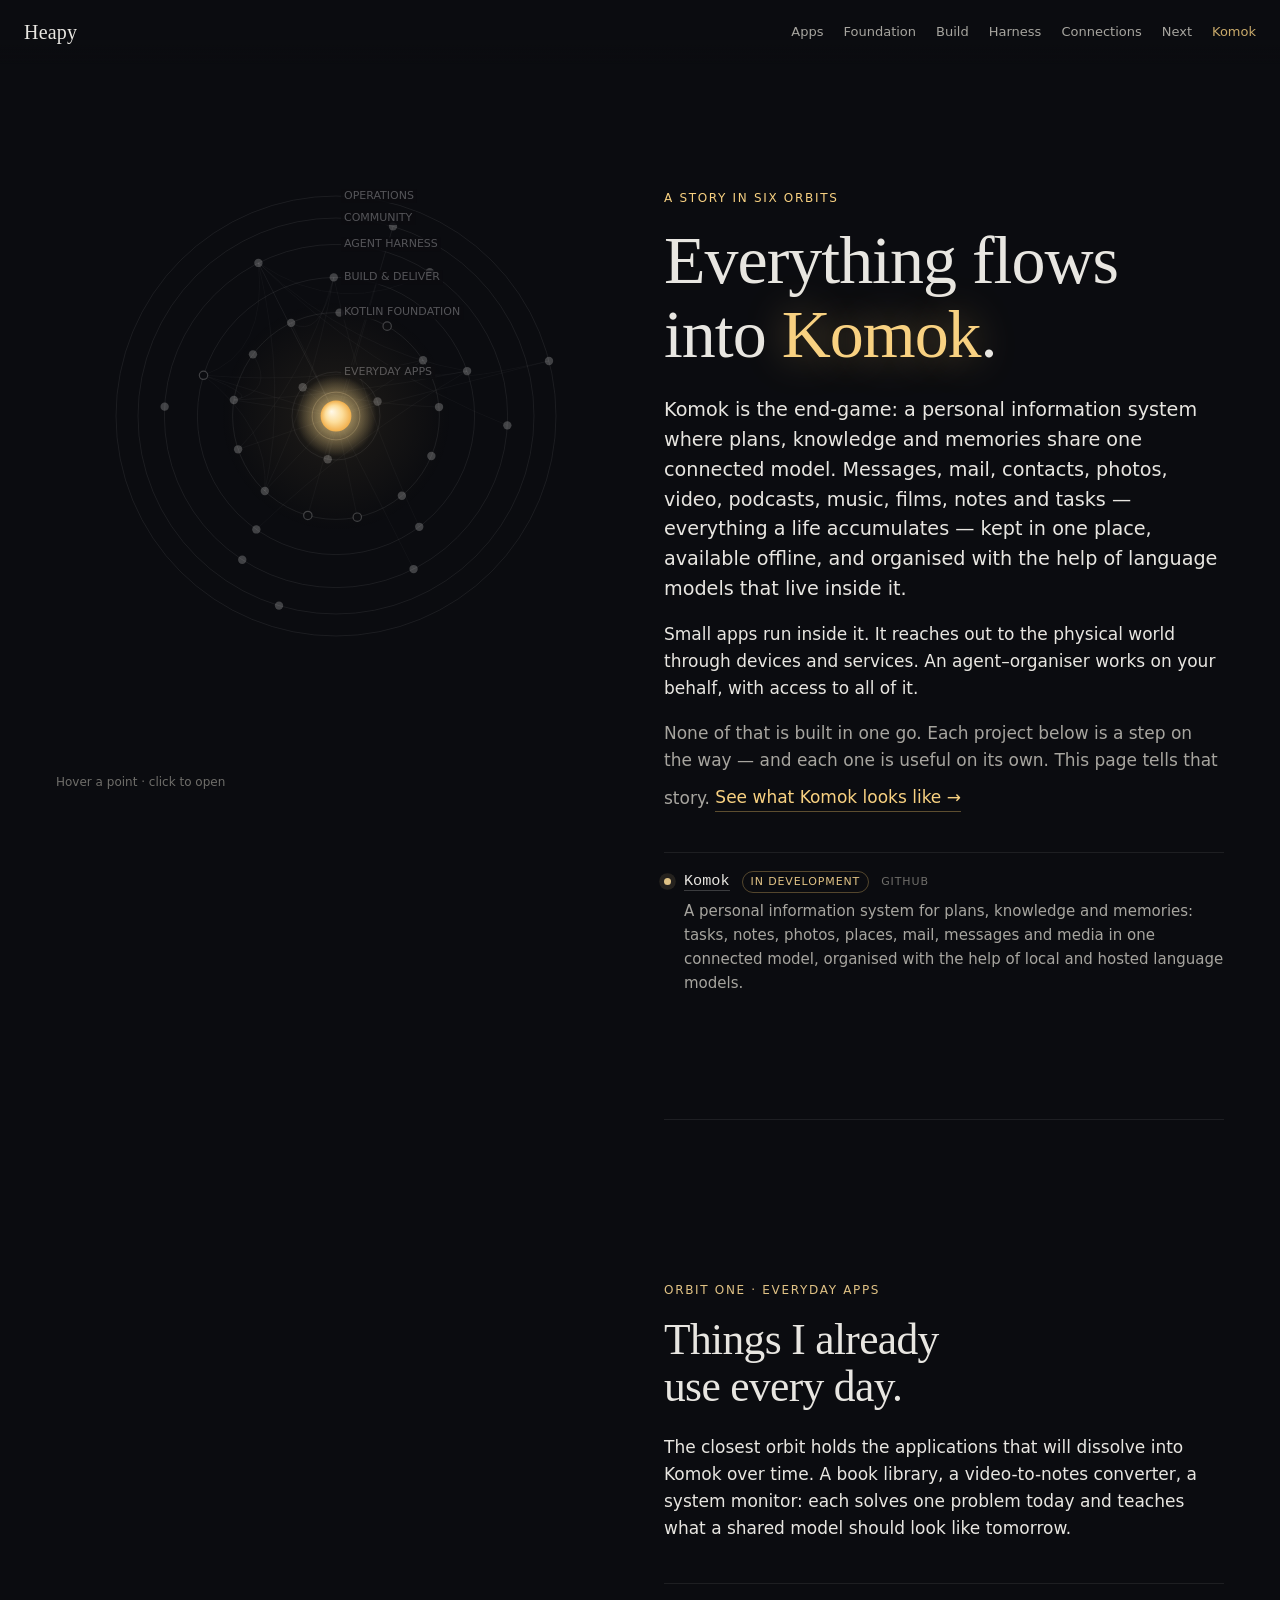
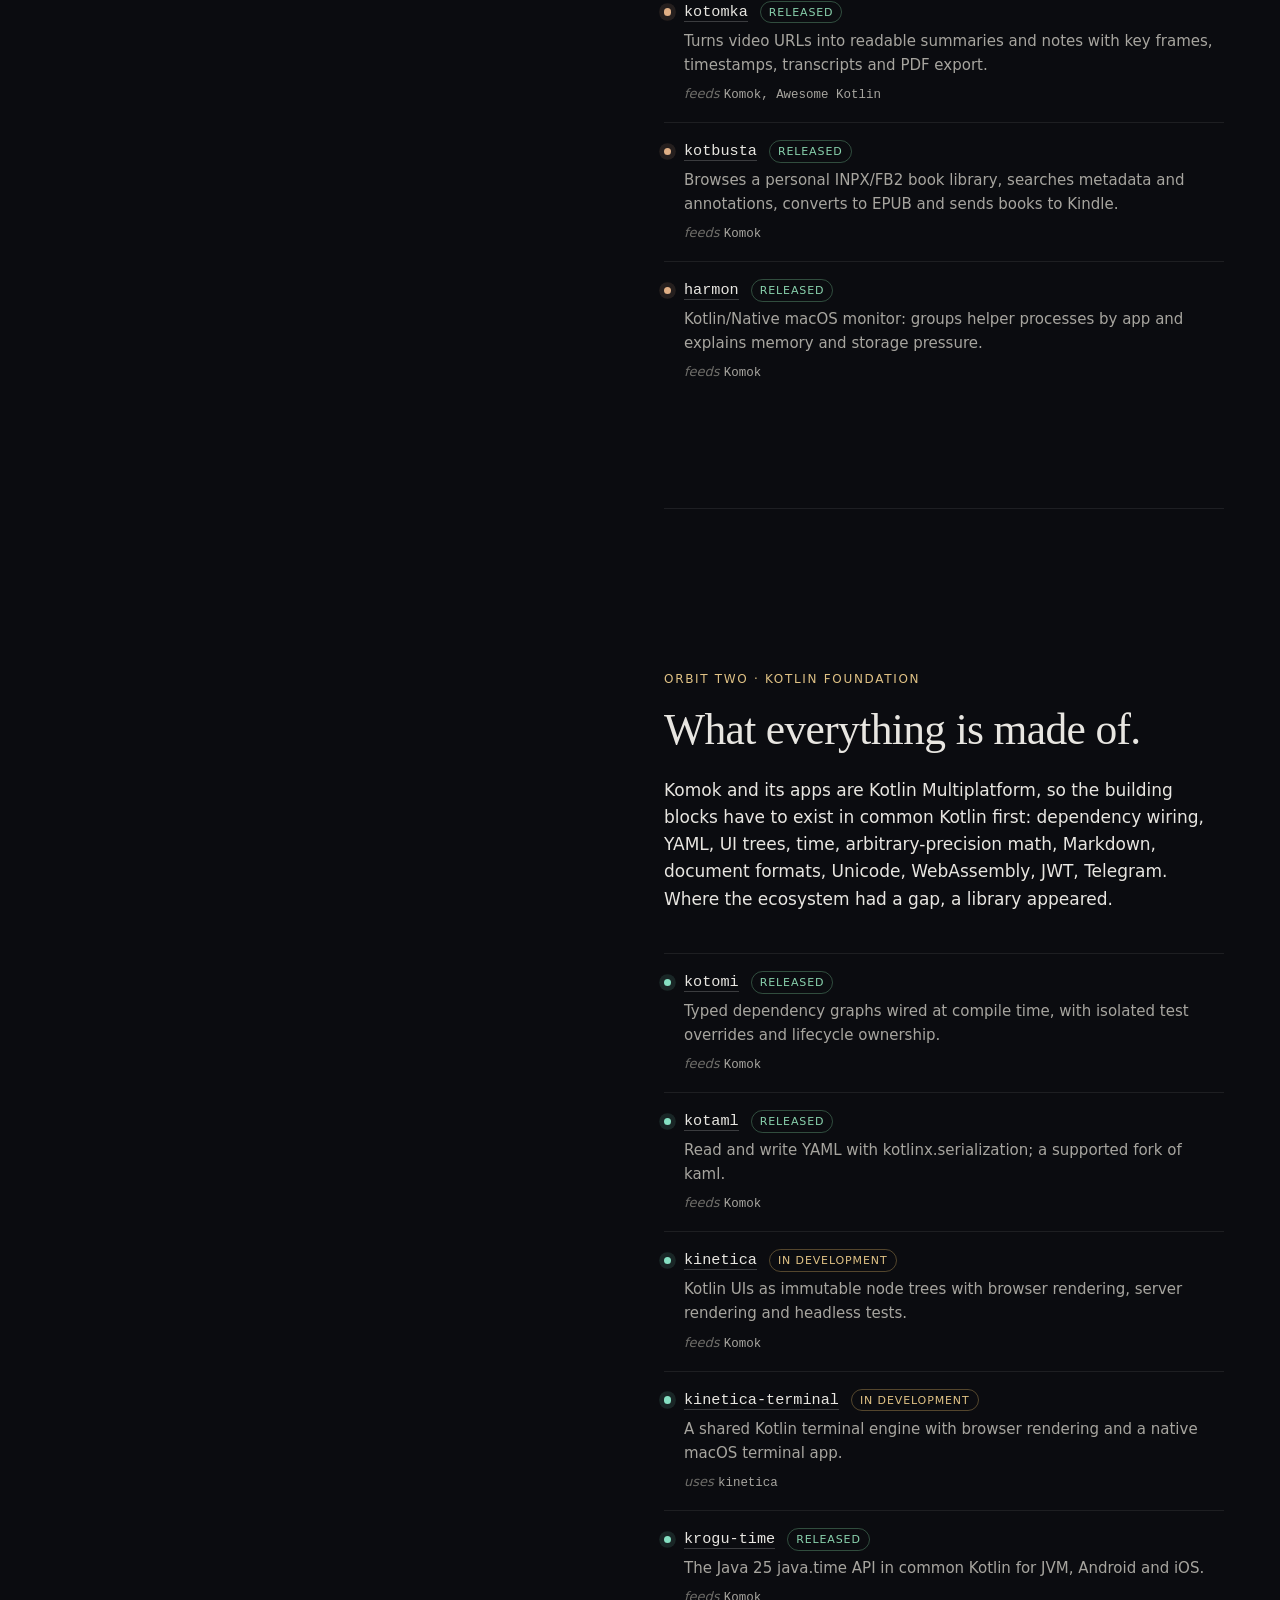
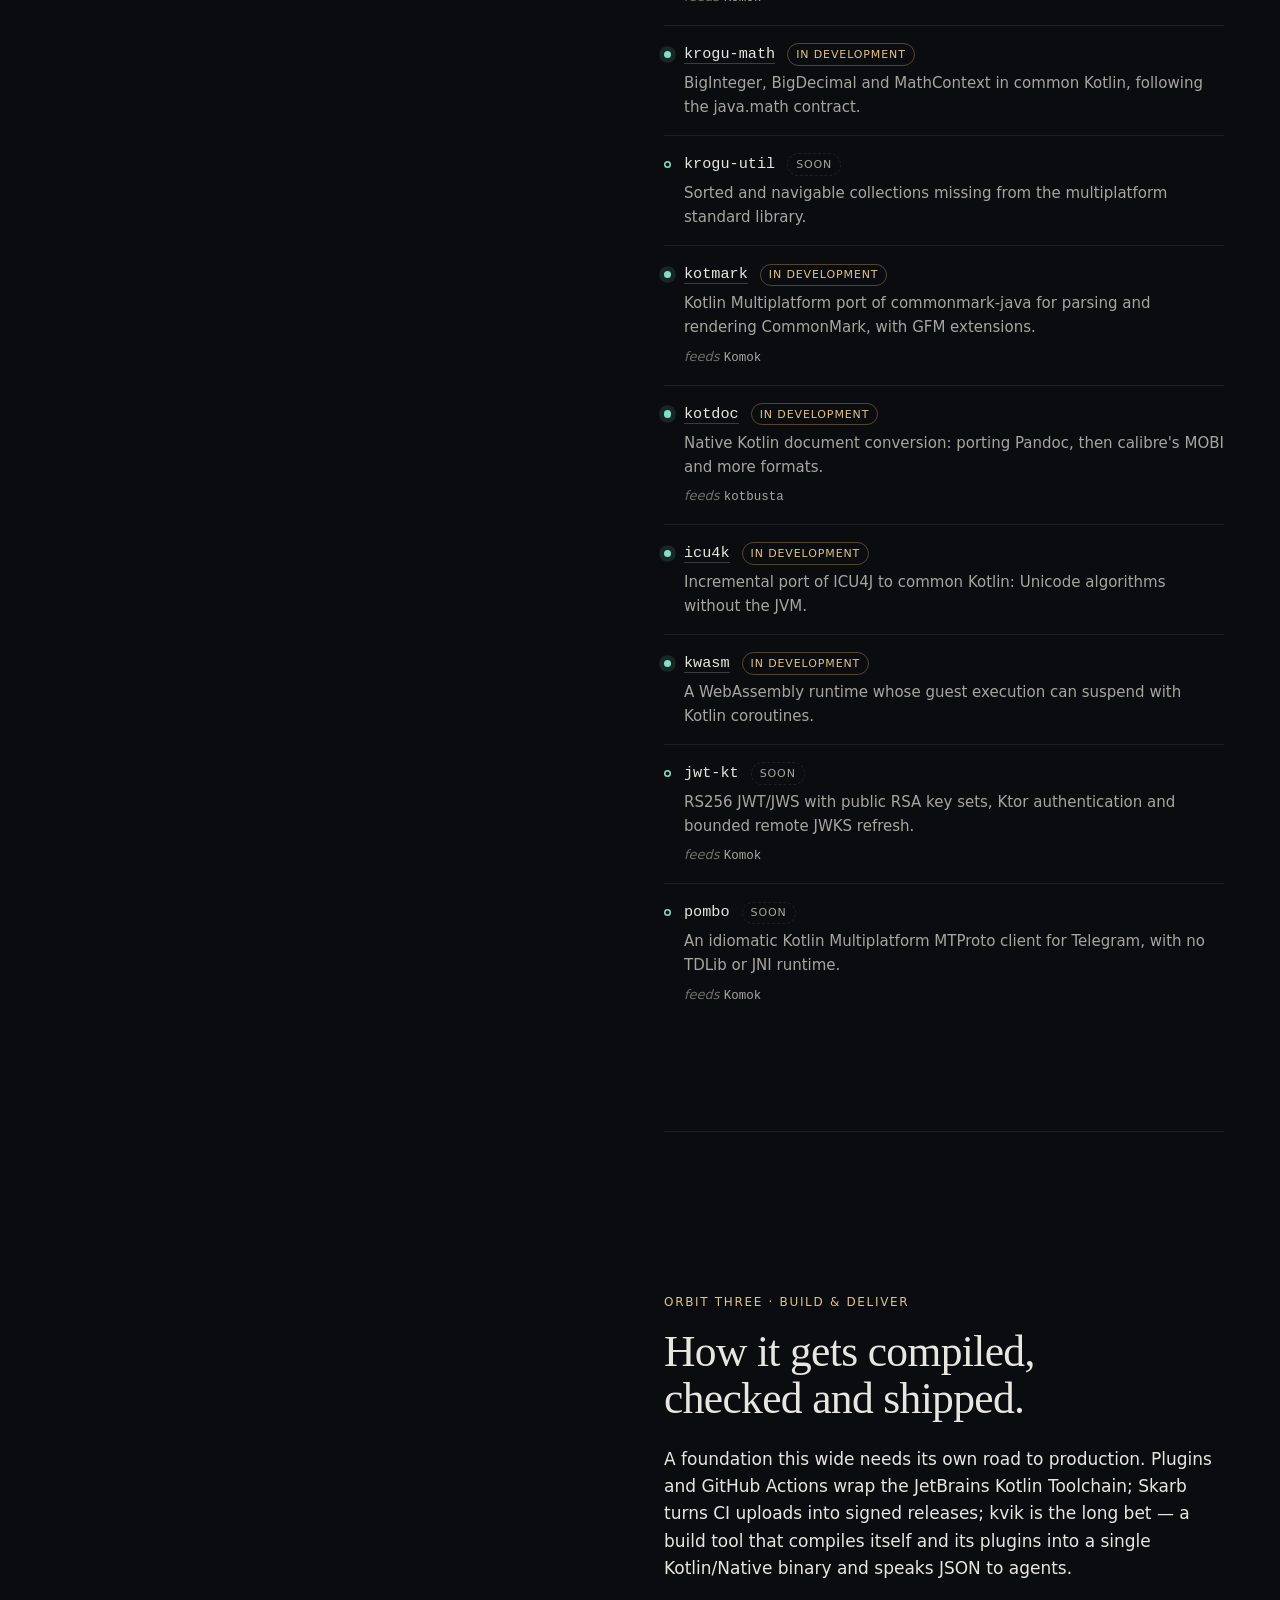
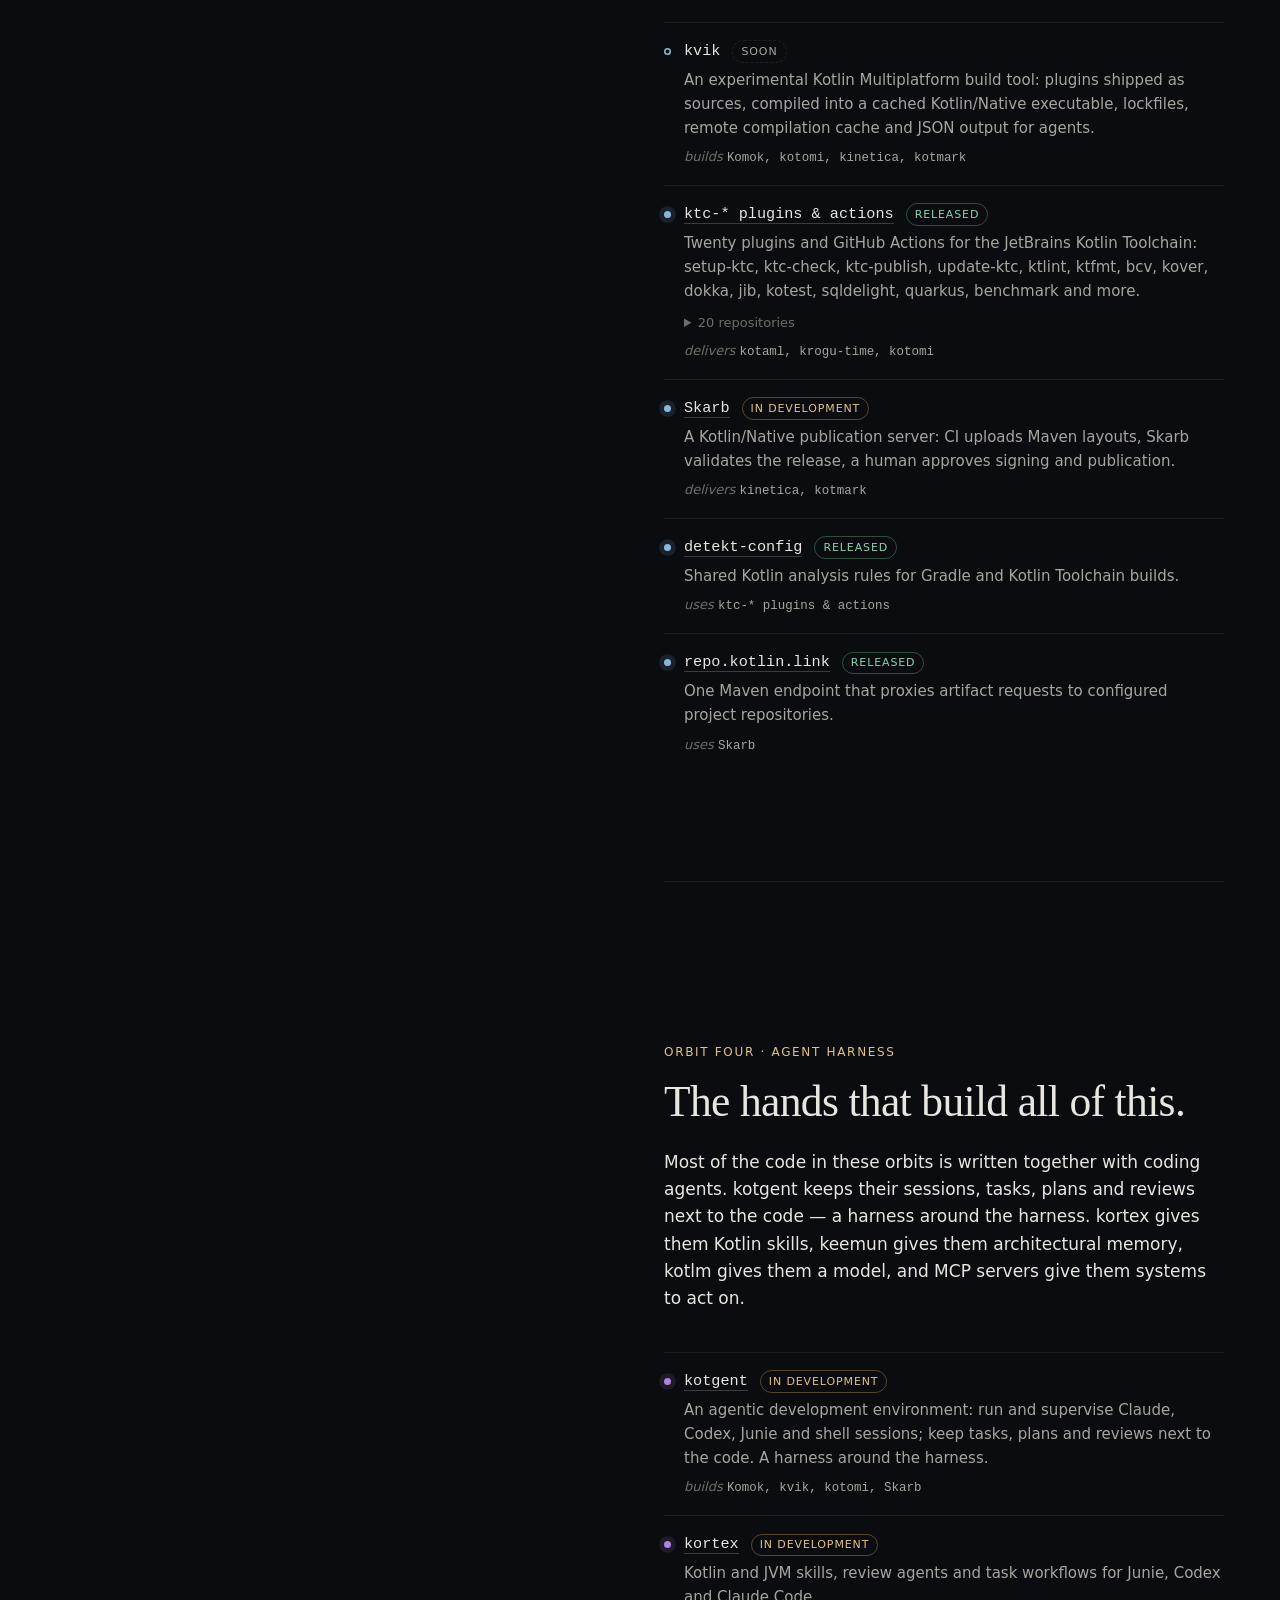
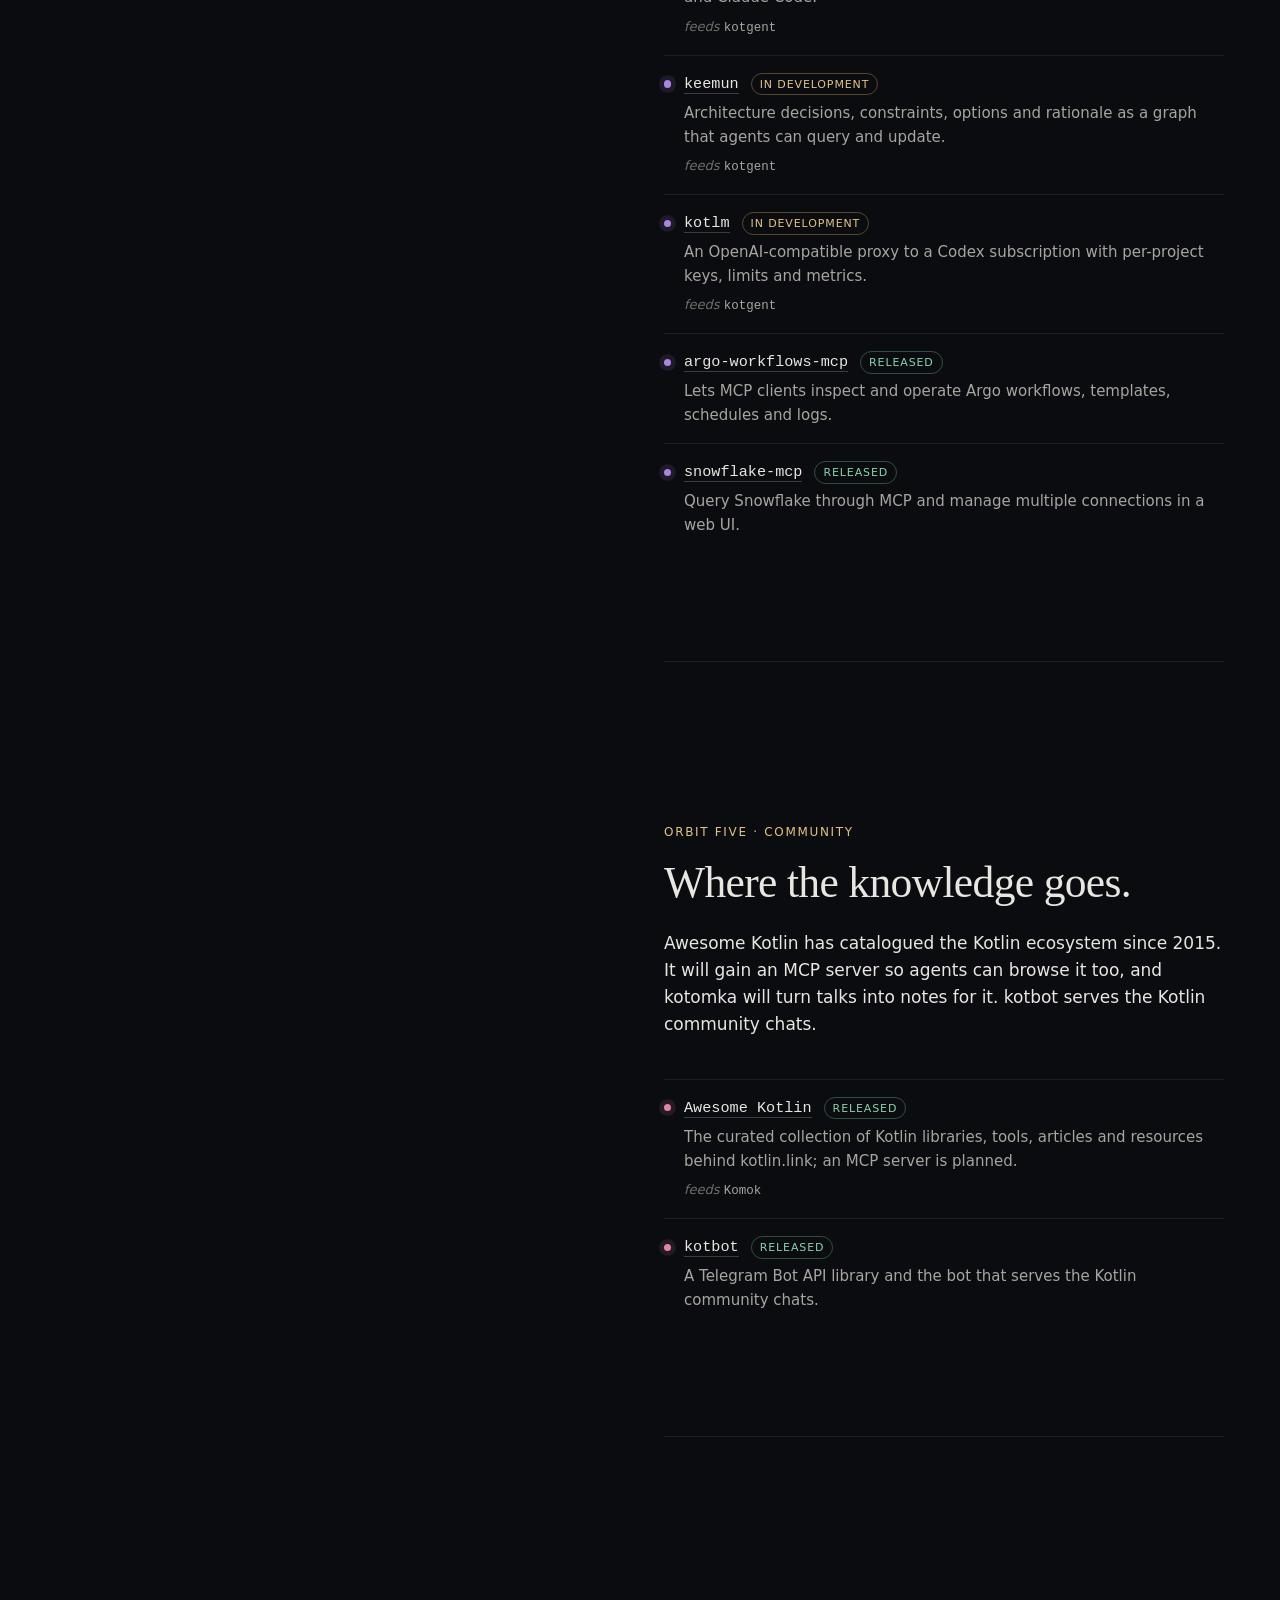
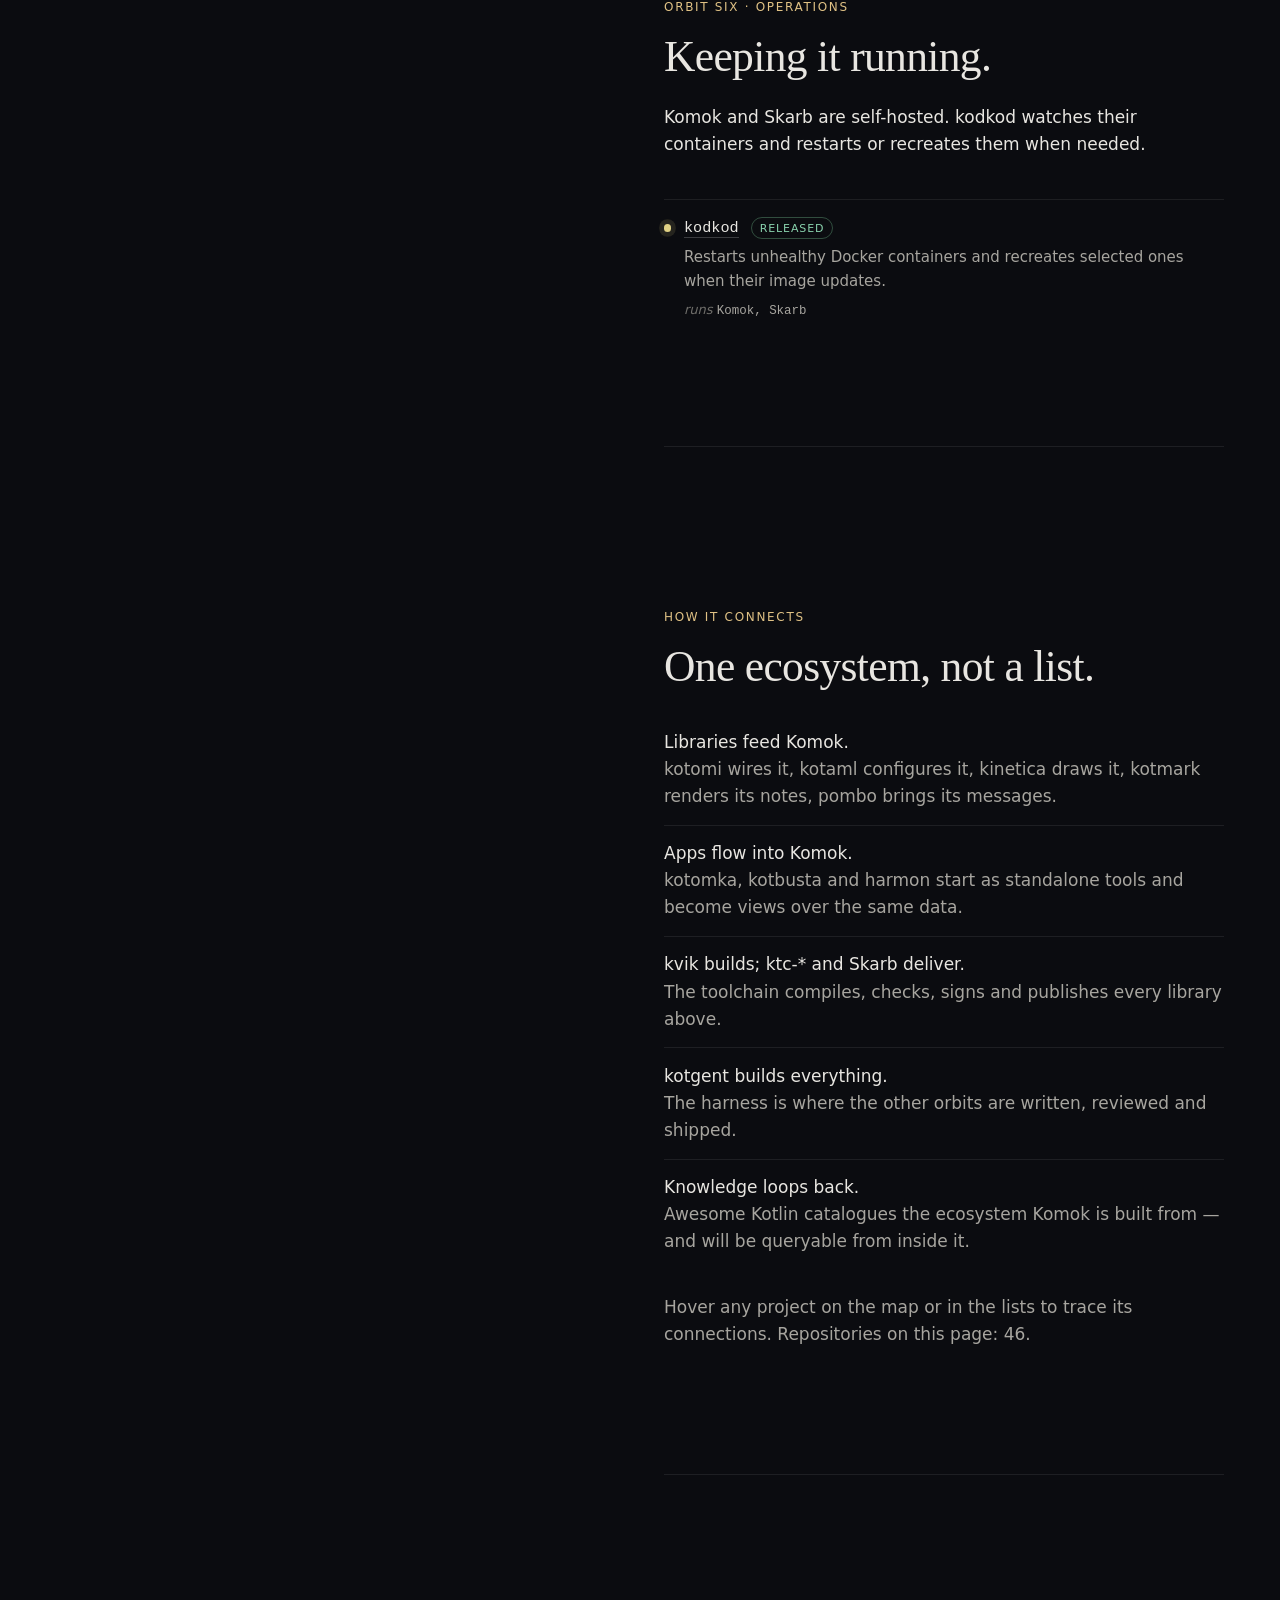
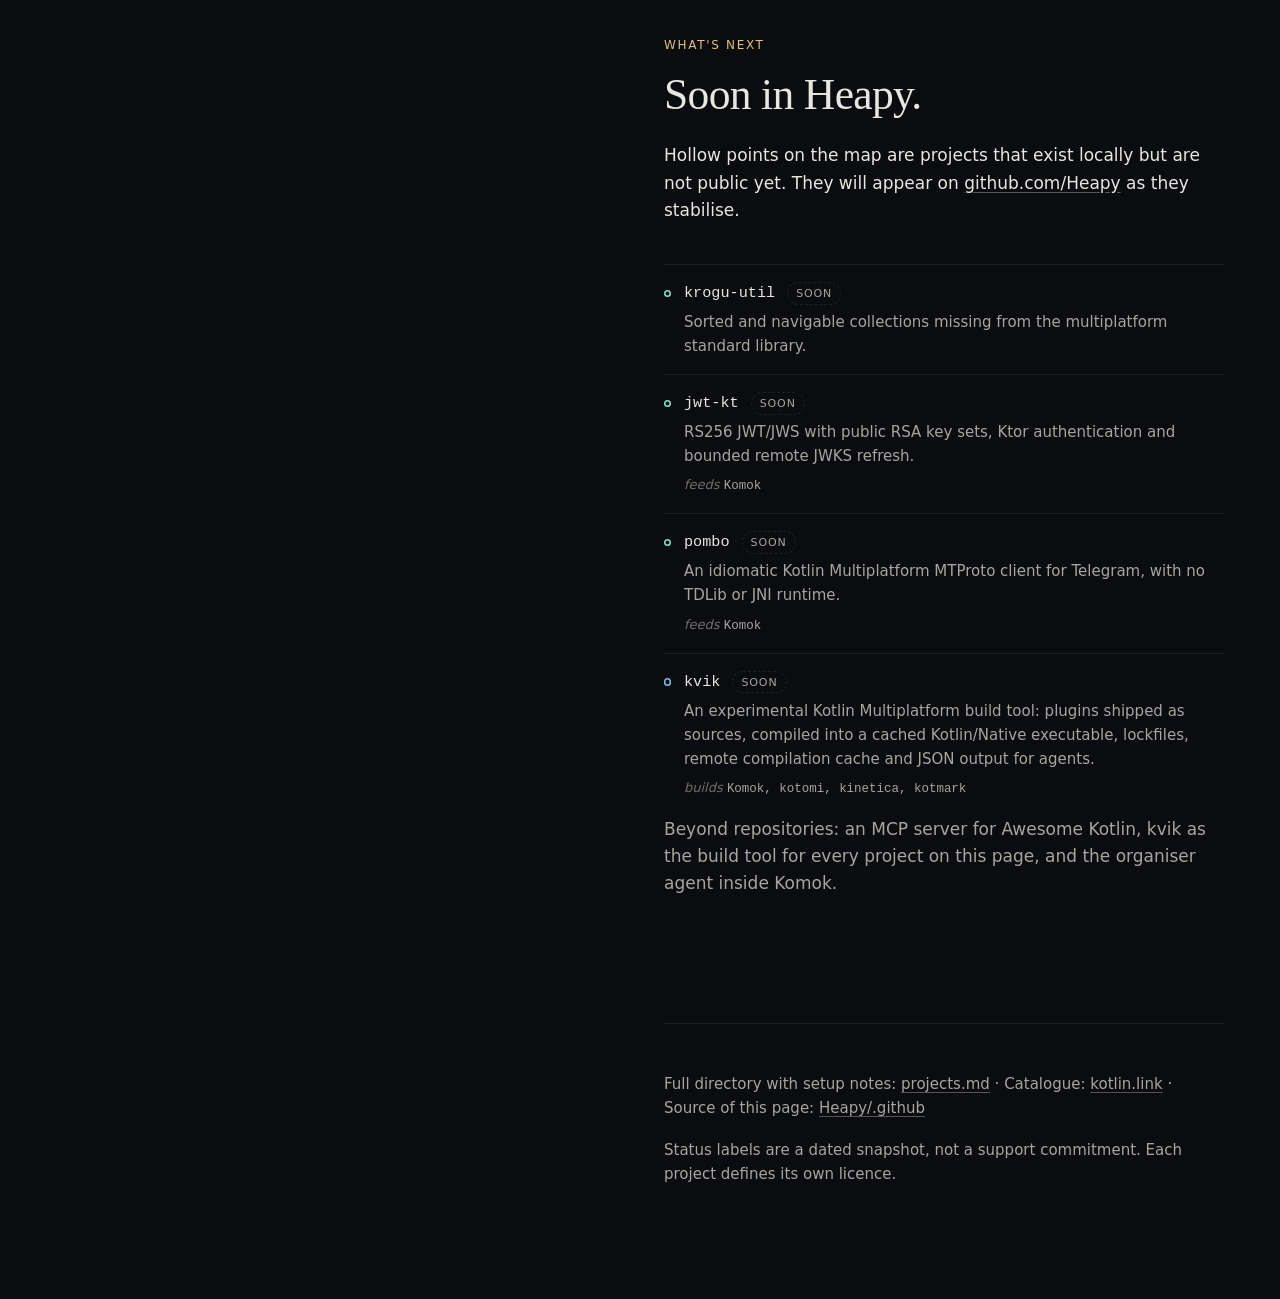
<file: docs/index.html>
<!doctype html>
<html lang="en">
<head>
  <meta charset="utf-8">
  <meta name="viewport" content="width=device-width, initial-scale=1">
  <title>Heapy — everything flows into Komok</title>
  <meta name="description" content="The story of the Heapy ecosystem: Kotlin libraries, a build toolchain, an agent harness and everyday apps, all in orbit around Komok, a personal information system.">
  <meta name="color-scheme" content="dark">
  <meta property="og:title" content="Heapy — everything flows into Komok">
  <meta property="og:description" content="Kotlin libraries, a build toolchain, an agent harness and everyday apps in orbit around one personal information system.">
  <link rel="canonical" href="https://heapy.io/">
  <link rel="icon" href="favicon.svg" type="image/svg+xml">
  <link rel="stylesheet" href="style.css">
</head>
<body data-active="komok">

<a class="skip" href="#story">Skip to the story</a>

<header class="top">
  <a class="brand" href="https://github.com/Heapy" rel="noopener">Heapy</a>
  <nav class="top-nav" aria-label="Story">
    <a href="#everyday">Apps</a>
    <a href="#libraries">Foundation</a>
    <a href="#toolchain">Build</a>
    <a href="#harness">Harness</a>
    <a href="#connections">Connections</a>
    <a href="#next">Next</a>
    <a href="komok/index.html" class="top-nav-komok">Komok</a>
  </nav>
</header>

<main class="page">

  <aside class="sky" aria-label="Map of the ecosystem">
    <div class="sky-frame">
      <canvas id="map" role="img" aria-label="Projects drawn as points on orbits around Komok. The list in each section carries the same information."></canvas>
      <div id="tooltip" class="tooltip" hidden></div>
      <p class="sky-hint">Hover a point · click to open</p>
    </div>
  </aside>

  <div id="story" class="story">

    <section class="chapter hero" data-layer="komok">
      <p class="eyebrow">A story in six orbits</p>
      <h1>Everything flows into <span class="komok">Komok</span>.</h1>
      <p class="lede">
        Komok is the end-game: a personal information system where plans, knowledge
        and memories share one connected model. Messages, mail, contacts, photos,
        video, podcasts, music, films, notes and tasks — everything a life
        accumulates — kept in one place, available offline, and organised with
        the help of language models that live inside it.
      </p>
      <p>
        Small apps run inside it. It reaches out to the physical world through
        devices and services. An agent–organiser works on your behalf, with
        access to all of it.
      </p>
      <p class="muted">
        None of that is built in one go. Each project below is a step on the way —
        and each one is useful on its own. This page tells that story.
        <a class="komok-link" href="komok/index.html">See what Komok looks like →</a>
      </p>
      <div data-projects="center"></div>
    </section>

    <section class="chapter" id="everyday" data-layer="everyday" style="--hue: 28">
      <p class="eyebrow">Orbit one · Everyday apps</p>
      <h2>Things I already use every day.</h2>
      <p>
        The closest orbit holds the applications that will dissolve into Komok
        over time. A book library, a video-to-notes converter, a system monitor:
        each solves one problem today and teaches what a shared model should
        look like tomorrow.
      </p>
      <div data-projects="everyday"></div>
    </section>

    <section class="chapter" id="libraries" data-layer="libraries" style="--hue: 160">
      <p class="eyebrow">Orbit two · Kotlin foundation</p>
      <h2>What everything is made of.</h2>
      <p>
        Komok and its apps are Kotlin Multiplatform, so the building blocks have
        to exist in common Kotlin first: dependency wiring, YAML, UI trees,
        time, arbitrary-precision math, Markdown, document formats, Unicode,
        WebAssembly, JWT, Telegram. Where the ecosystem had a gap, a library
        appeared.
      </p>
      <div data-projects="libraries"></div>
    </section>

    <section class="chapter" id="toolchain" data-layer="toolchain" style="--hue: 205">
      <p class="eyebrow">Orbit three · Build &amp; deliver</p>
      <h2>How it gets compiled, checked and shipped.</h2>
      <p>
        A foundation this wide needs its own road to production. Plugins and
        GitHub Actions wrap the JetBrains Kotlin Toolchain; Skarb turns CI
        uploads into signed releases; kvik is the long bet — a build tool that
        compiles itself and its plugins into a single Kotlin/Native binary and
        speaks JSON to agents.
      </p>
      <div data-projects="toolchain"></div>
    </section>

    <section class="chapter" id="harness" data-layer="harness" style="--hue: 265">
      <p class="eyebrow">Orbit four · Agent harness</p>
      <h2>The hands that build all of this.</h2>
      <p>
        Most of the code in these orbits is written together with coding agents.
        kotgent keeps their sessions, tasks, plans and reviews next to the code —
        a harness around the harness. kortex gives them Kotlin skills, keemun
        gives them architectural memory, kotlm gives them a model, and MCP
        servers give them systems to act on.
      </p>
      <div data-projects="harness"></div>
    </section>

    <section class="chapter" id="community" data-layer="community" style="--hue: 340">
      <p class="eyebrow">Orbit five · Community</p>
      <h2>Where the knowledge goes.</h2>
      <p>
        Awesome Kotlin has catalogued the Kotlin ecosystem since 2015. It will
        gain an MCP server so agents can browse it too, and kotomka will turn
        talks into notes for it. kotbot serves the Kotlin community chats.
      </p>
      <div data-projects="community"></div>
    </section>

    <section class="chapter" id="operations" data-layer="operations" style="--hue: 50">
      <p class="eyebrow">Orbit six · Operations</p>
      <h2>Keeping it running.</h2>
      <p>
        Komok and Skarb are self-hosted. kodkod watches their containers and
        restarts or recreates them when needed.
      </p>
      <div data-projects="operations"></div>
    </section>

    <section class="chapter" id="connections" data-layer="all">
      <p class="eyebrow">How it connects</p>
      <h2>One ecosystem, not a list.</h2>
      <ul class="connections">
        <li><b>Libraries feed Komok.</b> kotomi wires it, kotaml configures it, kinetica draws it, kotmark renders its notes, pombo brings its messages.</li>
        <li><b>Apps flow into Komok.</b> kotomka, kotbusta and harmon start as standalone tools and become views over the same data.</li>
        <li><b>kvik builds; ktc-* and Skarb deliver.</b> The toolchain compiles, checks, signs and publishes every library above.</li>
        <li><b>kotgent builds everything.</b> The harness is where the other orbits are written, reviewed and shipped.</li>
        <li><b>Knowledge loops back.</b> Awesome Kotlin catalogues the ecosystem Komok is built from — and will be queryable from inside it.</li>
      </ul>
      <p class="muted">Hover any project on the map or in the lists to trace its connections. Repositories on this page: <span data-count>—</span>.</p>
    </section>

    <section class="chapter" id="next" data-layer="next">
      <p class="eyebrow">What's next</p>
      <h2>Soon in Heapy.</h2>
      <p>
        Hollow points on the map are projects that exist locally but are not
        public yet. They will appear on
        <a href="https://github.com/Heapy" rel="noopener">github.com/Heapy</a> as they stabilise.
      </p>
      <div data-soon></div>
      <p class="muted">
        Beyond repositories: an MCP server for Awesome Kotlin, kvik as the build
        tool for every project on this page, and the organiser agent inside Komok.
      </p>
    </section>

    <footer class="chapter foot">
      <p>
        Full directory with setup notes: <a href="https://github.com/Heapy/.github/blob/main/docs/projects.md" rel="noopener">projects.md</a> ·
        Catalogue: <a href="https://kotlin.link" rel="noopener">kotlin.link</a> ·
        Source of this page: <a href="https://github.com/Heapy/.github" rel="noopener">Heapy/.github</a>
      </p>
      <p class="muted">Status labels are a dated snapshot, not a support commitment. Each project defines its own licence.</p>
    </footer>

  </div>
</main>

<script src="app.js"></script>
</body>
</html>
</file>
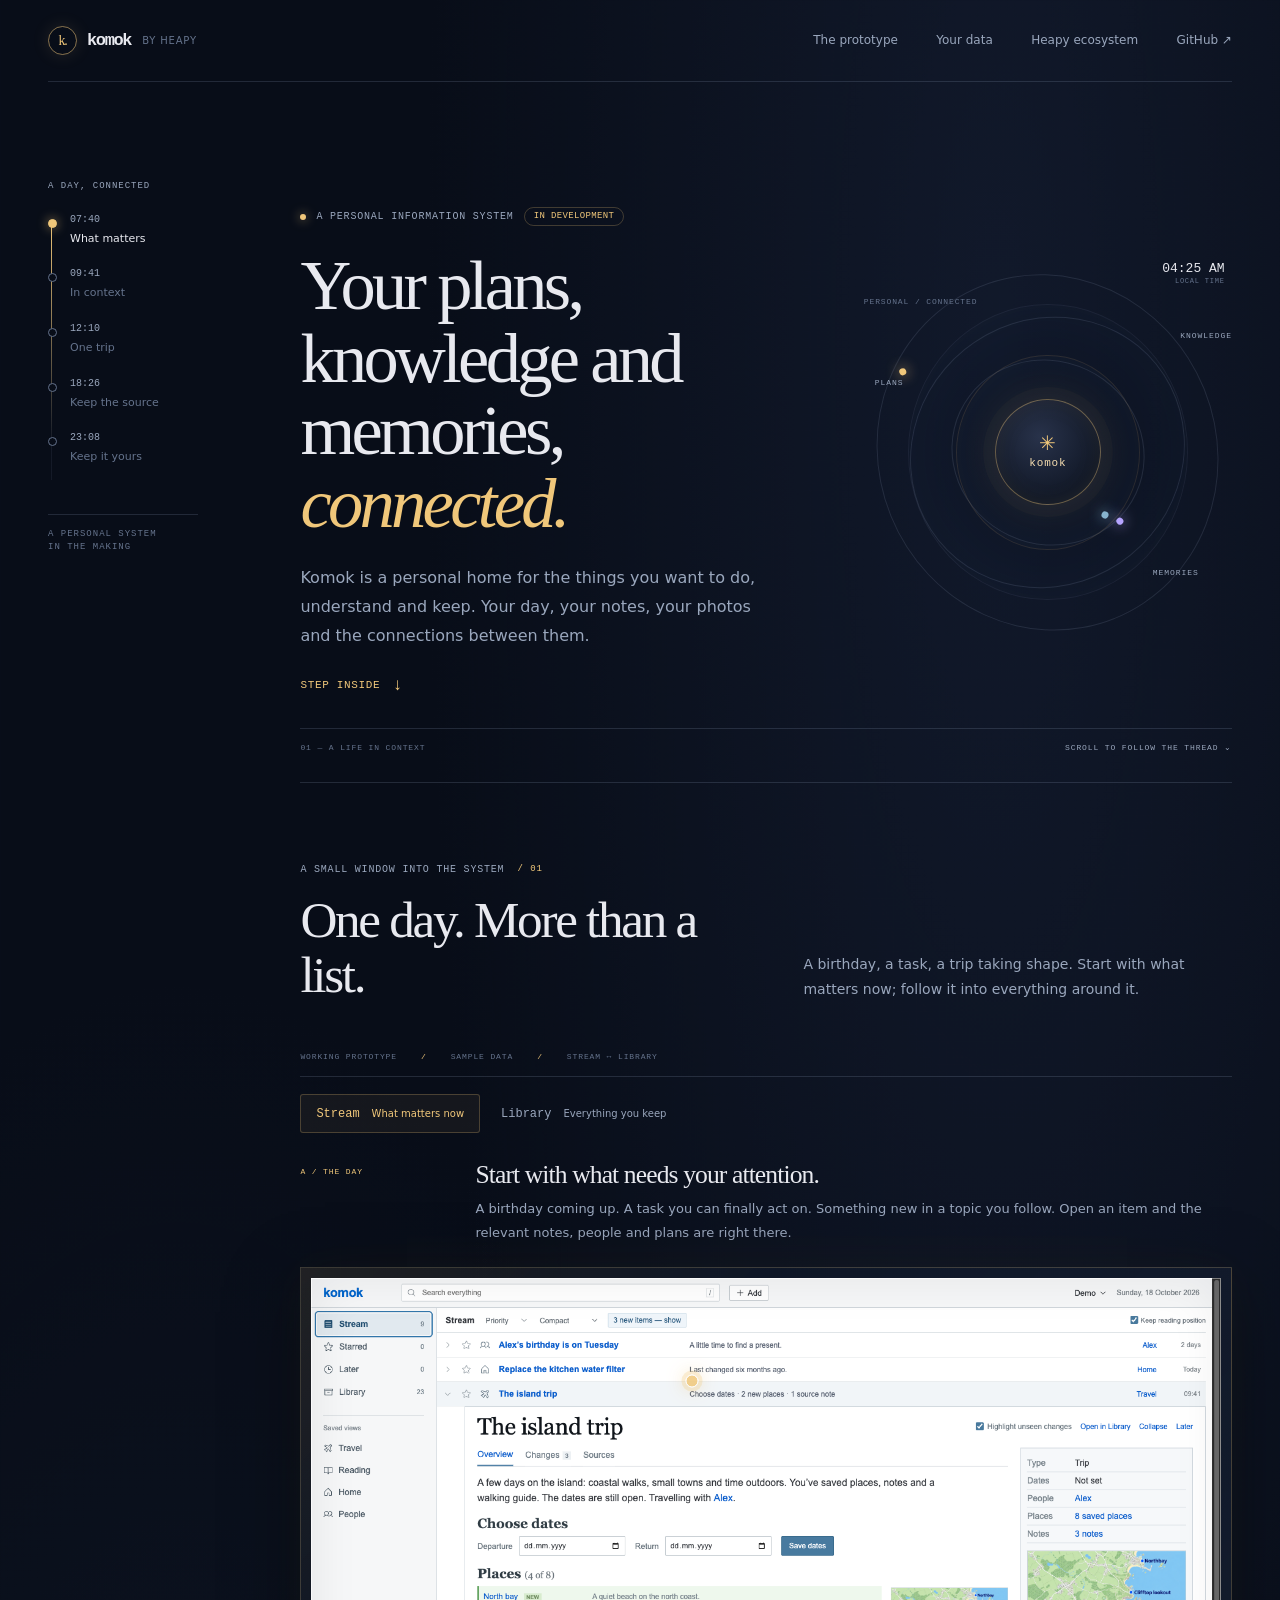
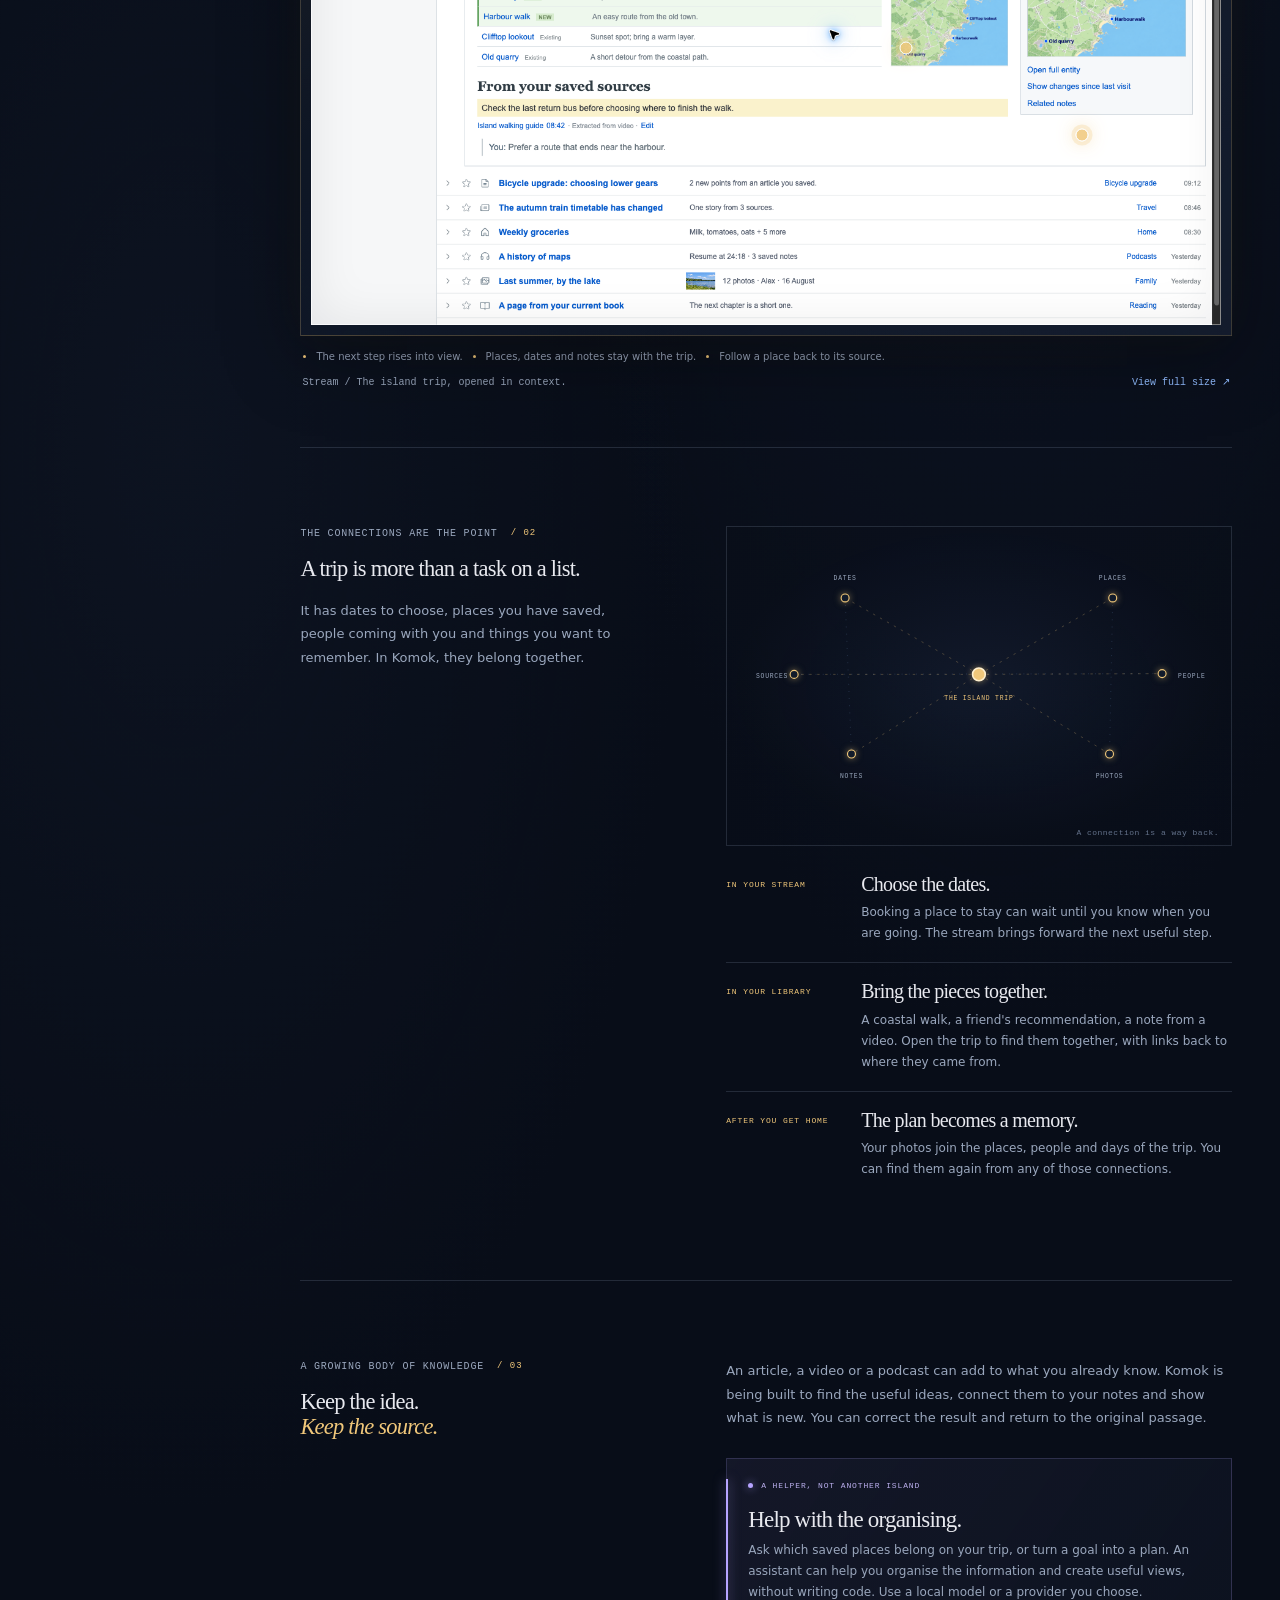
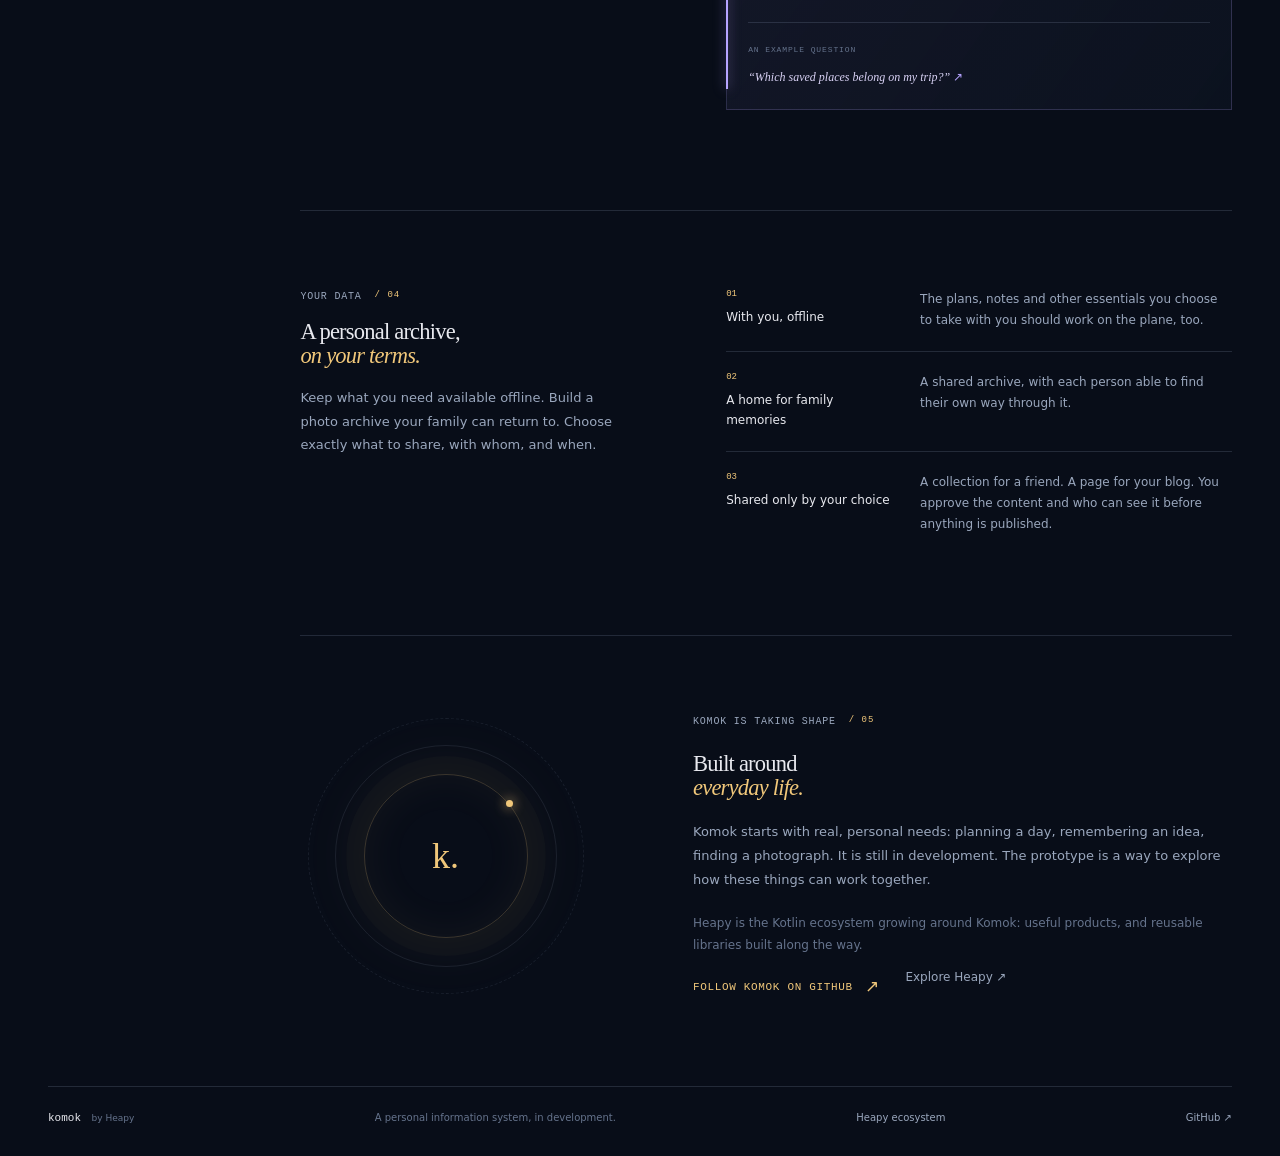
<file: docs/komok/index.html>
<!doctype html>
<html lang="en">
<head>
    <meta charset="utf-8" />
    <meta name="viewport" content="width=device-width, initial-scale=1" />
    <meta name="description" content="Komok connects your plans, knowledge and memories. See the Stream and Library prototype of a personal information system by Heapy. In development." />
    <meta name="theme-color" content="#080d18" />
    <title>Komok by Heapy — Plans, knowledge and memories, connected</title>
    <link rel="canonical" href="https://heapy.io/komok/" />
    <link rel="icon" href="assets/favicon.svg" type="image/svg+xml" />
    <link rel="stylesheet" href="style.css" />
    <script src="site.js" defer></script>
</head>
<body>
    <a class="skip-link" href="#content">Skip to content</a>
    <header class="site-header page-width">
        <a class="brand" href="index.html" aria-label="Komok by Heapy, home"><span class="brand-mark" aria-hidden="true">k.</span><span>komok</span><small>by Heapy</small></a>
        <nav aria-label="Main">
            <a href="#inside">The prototype</a>
            <a href="#your-data">Your data</a>
            <a href="../index.html">Heapy ecosystem</a>
            <a href="https://github.com/Heapy/komok">GitHub <span aria-hidden="true">↗</span></a>
        </nav>
    </header>

    <main id="content" class="page-width story-layout">
        <aside class="time-rail" aria-label="Story chapters">
            <p class="rail-heading">A day, connected</p>
            <ol>
                <li><a href="#arrival" data-rail-link="arrival"><time>07:40</time><span>What matters</span></a></li>
                <li><a href="#inside" data-rail-link="inside"><time>09:41</time><span>In context</span></a></li>
                <li><a href="#connection" data-rail-link="connection"><time>12:10</time><span>One trip</span></a></li>
                <li><a href="#knowledge" data-rail-link="knowledge"><time>18:26</time><span>Keep the source</span></a></li>
                <li><a href="#your-data" data-rail-link="your-data"><time>23:08</time><span>Keep it yours</span></a></li>
            </ol>
            <p class="rail-foot">A personal system<br />in the making</p>
        </aside>

        <div class="story-content">
            <section id="arrival" class="hero chapter-mark" data-moment="arrival" aria-labelledby="hero-title">
                <div class="hero-copy">
                    <p class="eyebrow"><span class="live-dot" aria-hidden="true"></span> A personal information system <span class="status">In development</span></p>
                    <h1 id="hero-title">Your plans, knowledge and memories,<br /><em>connected.</em></h1>
                    <p class="hero-description">Komok is a personal home for the things you want to do, understand and keep. Your day, your notes, your photos and the connections between them.</p>
                    <a class="primary-link" href="#inside">Step inside <span aria-hidden="true">↓</span></a>
                </div>
                <div class="hero-instrument" role="img" aria-label="Plans, knowledge and memories orbit a connected personal archive">
                    <div class="orbit orbit-one"><span class="orbit-point point-plan"></span></div>
                    <div class="orbit orbit-two"><span class="orbit-point point-know"></span></div>
                    <div class="orbit orbit-three"><span class="orbit-point point-memory"></span></div>
                    <div class="instrument-core"><span class="core-spark" aria-hidden="true">✳</span><span>komok</span></div>
                    <span class="orbit-label label-plan">PLANS</span>
                    <span class="orbit-label label-know">KNOWLEDGE</span>
                    <span class="orbit-label label-memory">MEMORIES</span>
                    <span class="instrument-coordinate">PERSONAL / CONNECTED</span>
                    <span class="instrument-clock"><span id="local-time">--:--</span><small>LOCAL TIME</small></span>
                </div>
                <div class="hero-index"><span>01 — A LIFE IN CONTEXT</span><span>SCROLL TO FOLLOW THE THREAD <span aria-hidden="true">⌄</span></span></div>
            </section>

            <section id="inside" class="product chapter-mark" data-moment="inside" aria-labelledby="product-title">
                <div class="section-heading">
                    <p class="eyebrow">A small window into the system <span class="section-number">/ 01</span></p>
                    <h2 id="product-title">One day. More than a list.</h2>
                    <p class="section-deck">A birthday, a task, a trip taking shape. Start with what matters now; follow it into everything around it.</p>
                </div>
                <div class="product-meta"><span>WORKING PROTOTYPE</span><span>SAMPLE DATA</span><span>STREAM ↔ LIBRARY</span></div>
                <div class="view-tabs" role="tablist" aria-label="Explore Komok" hidden>
                    <button id="stream-tab" type="button" role="tab" aria-selected="true" aria-controls="stream-panel" tabindex="0"><strong>Stream</strong><span>What matters now</span></button>
                    <button id="library-tab" type="button" role="tab" aria-selected="false" aria-controls="library-panel" tabindex="-1"><strong>Library</strong><span>Everything you keep</span></button>
                </div>
                <div id="stream-panel" class="product-panel" role="tabpanel" aria-labelledby="stream-tab" tabindex="0">
                    <div class="view-intro"><span class="view-index">A / THE DAY</span><div><h3>Start with what needs your attention.</h3><p>A birthday coming up. A task you can finally act on. Something new in a topic you follow. Open an item and the relevant notes, people and plans are right there.</p></div></div>
                    <figure class="prototype-figure">
                        <p class="mobile-preview-hint">Swipe across the screenshot, or open it full size.</p>
                        <div class="screen-window">
                            <a class="screenshot-link" href="assets/komok-stream.png" target="_blank" rel="noopener" aria-label="View the Stream screenshot at full size (opens a new tab)"><img src="assets/komok-stream.png" width="1488" height="1058" alt="Komok Stream: a compact list of daily items with The island trip expanded to show dates, saved places, a map and notes from a video." fetchpriority="high" /></a>
                            <button class="hotspot" type="button" style="--x:42%;--y:17%" aria-label="Show note: The next step rises into view" aria-expanded="false"><span class="hotspot-pulse"></span><span class="hotspot-note">The next step rises into view.</span></button>
                            <button class="hotspot" type="button" style="--x:65%;--y:57%" aria-label="Show note: Places, dates and notes stay with the trip" aria-expanded="false"><span class="hotspot-pulse"></span><span class="hotspot-note">Places, dates and notes stay with the trip.</span></button>
                            <button class="hotspot" type="button" style="--x:84%;--y:70%" aria-label="Show note: Follow a place back to its source" aria-expanded="false"><span class="hotspot-pulse"></span><span class="hotspot-note">Follow a place back to its source.</span></button>
                        </div>
                        <ul class="annotation-list"><li>The next step rises into view.</li><li>Places, dates and notes stay with the trip.</li><li>Follow a place back to its source.</li></ul>
                        <figcaption><span>Stream / The island trip, opened in context.</span><a href="assets/komok-stream.png" target="_blank" rel="noopener">View full size<span class="sr-only"> (opens a new tab)</span> ↗</a></figcaption>
                    </figure>
                </div>
                <div id="library-panel" class="product-panel" role="tabpanel" aria-labelledby="library-tab" tabindex="0">
                    <div class="view-intro"><span class="view-index">B / THE WHOLE</span><div><h3>Find the whole story.</h3><p>Browse everything you keep as a table, a collection of documents or a gallery. Follow a connection from a place to a trip, from a photo to a person, from an idea to its source. The same information, wherever you need it.</p></div></div>
                    <figure class="prototype-figure">
                        <p class="mobile-preview-hint">Swipe across the screenshot, or open it full size.</p>
                        <div class="screen-window">
                            <a class="screenshot-link" href="assets/komok-library.png" target="_blank" rel="noopener" aria-label="View the Library screenshot at full size (opens a new tab)"><img src="assets/komok-library.png" width="1488" height="1058" alt="Komok Library: a compact table of people, places, notes and projects, with type, collection and connected entities visible in each row." loading="lazy" /></a>
                            <button class="hotspot" type="button" style="--x:54%;--y:54%" aria-label="Show note: Each row leads to other things you keep" aria-expanded="false"><span class="hotspot-pulse"></span><span class="hotspot-note">Each row leads to other things you keep.</span></button>
                            <button class="hotspot" type="button" style="--x:81%;--y:34%" aria-label="Show note: One collection, many ways through" aria-expanded="false"><span class="hotspot-pulse"></span><span class="hotspot-note">One collection, many ways through.</span></button>
                        </div>
                        <ul class="annotation-list"><li>Each row leads to other things you keep.</li><li>One collection, many ways through.</li></ul>
                        <figcaption><span>Library / The same entities, organised and connected.</span><a href="assets/komok-library.png" target="_blank" rel="noopener">View full size<span class="sr-only"> (opens a new tab)</span> ↗</a></figcaption>
                    </figure>
                </div>
            </section>

            <section id="connection" class="connected chapter-mark" data-moment="connection" aria-labelledby="connection-title">
                <div class="chapter-heading"><p class="eyebrow">The connections are the point <span class="section-number">/ 02</span></p><h2 id="connection-title">A trip is more than a task on a list.</h2><p>It has dates to choose, places you have saved, people coming with you and things you want to remember. In Komok, they belong together.</p></div>
                <div class="connection-story">
                    <div class="constellation" role="img" aria-label="The island trip connects dates, places, people, notes, photos and sources">
                        <svg viewBox="0 0 620 340" aria-hidden="true" focusable="false">
                            <path class="constellation-line" d="M310 170 142 74M310 170 478 74M310 170 540 169M310 170 474 270M310 170 150 270M310 170 78 170" />
                            <path class="constellation-line constellation-thread" d="M142 74 150 270M478 74 474 270M78 170 540 169" />
                            <circle class="constellation-node node-main" cx="310" cy="170" r="8" />
                            <circle class="constellation-node" cx="142" cy="74" r="5" /><circle class="constellation-node" cx="478" cy="74" r="5" />
                            <circle class="constellation-node" cx="540" cy="169" r="5" /><circle class="constellation-node" cx="474" cy="270" r="5" />
                            <circle class="constellation-node" cx="150" cy="270" r="5" /><circle class="constellation-node" cx="78" cy="170" r="5" />
                            <text x="310" y="202" text-anchor="middle">THE ISLAND TRIP</text>
                            <text x="142" y="51" text-anchor="middle">DATES</text><text x="478" y="51" text-anchor="middle">PLACES</text>
                            <text x="560" y="174">PEOPLE</text><text x="474" y="300" text-anchor="middle">PHOTOS</text>
                            <text x="150" y="300" text-anchor="middle">NOTES</text><text x="30" y="174">SOURCES</text>
                        </svg>
                        <span class="constellation-caption">A connection is a way back.</span>
                    </div>
                    <ol class="trip-story">
                        <li><span class="step-label">IN YOUR STREAM</span><div><h3>Choose the dates.</h3><p>Booking a place to stay can wait until you know when you are going. The stream brings forward the next useful step.</p></div></li>
                        <li><span class="step-label">IN YOUR LIBRARY</span><div><h3>Bring the pieces together.</h3><p>A coastal walk, a friend's recommendation, a note from a video. Open the trip to find them together, with links back to where they came from.</p></div></li>
                        <li><span class="step-label">AFTER YOU GET HOME</span><div><h3>The plan becomes a memory.</h3><p>Your photos join the places, people and days of the trip. You can find them again from any of those connections.</p></div></li>
                    </ol>
                </div>
            </section>

            <section id="knowledge" class="knowledge chapter-mark" data-moment="knowledge" aria-labelledby="knowledge-title">
                <div class="chapter-heading"><p class="eyebrow">A growing body of knowledge <span class="section-number">/ 03</span></p><h2 id="knowledge-title">Keep the idea.<br /><em>Keep the source.</em></h2></div>
                <div class="knowledge-copy"><p>An article, a video or a podcast can add to what you already know. Komok is being built to find the useful ideas, connect them to your notes and show what is new. You can correct the result and return to the original passage.</p>
                    <div class="assistant"><div class="assistant-topline"><span class="assistant-light" aria-hidden="true"></span> A HELPER, NOT ANOTHER ISLAND</div><h3>Help with the organising.</h3><p>Ask which saved places belong on your trip, or turn a goal into a plan. An assistant can help you organise the information and create useful views, without writing code. Use a local model or a provider you choose.</p><div class="assistant-example"><span>AN EXAMPLE QUESTION</span><p>“Which saved places belong on my trip?” <span aria-hidden="true">↗</span></p></div></div>
                </div>
            </section>

            <section id="your-data" class="ownership chapter-mark" data-moment="your-data" aria-labelledby="ownership-title">
                <div class="chapter-heading"><p class="eyebrow">Your data <span class="section-number">/ 04</span></p><h2 id="ownership-title">A personal archive,<br /><em>on your terms.</em></h2><p>Keep what you need available offline. Build a photo archive your family can return to. Choose exactly what to share, with whom, and when.</p></div>
                <dl class="principles">
                    <div><dt><span>01</span> With you, offline</dt><dd>The plans, notes and other essentials you choose to take with you should work on the plane, too.</dd></div>
                    <div><dt><span>02</span> A home for family memories</dt><dd>A shared archive, with each person able to find their own way through it.</dd></div>
                    <div><dt><span>03</span> Shared only by your choice</dt><dd>A collection for a friend. A page for your blog. You approve the content and who can see it before anything is published.</dd></div>
                </dl>
            </section>

            <section class="invitation chapter-mark" data-moment="next" aria-labelledby="invitation-title">
                <div class="invitation-mark" aria-hidden="true"><span>k.</span><i></i></div>
                <div class="invitation-copy"><p class="eyebrow">Komok is taking shape <span class="section-number">/ 05</span></p><h2 id="invitation-title">Built around<br /><em>everyday life.</em></h2><p>Komok starts with real, personal needs: planning a day, remembering an idea, finding a photograph. It is still in development. The prototype is a way to explore how these things can work together.</p>
                    <p class="maker">Heapy is the Kotlin ecosystem growing around Komok: useful products, and reusable libraries built along the way.</p><div class="project-links"><a class="primary-link" href="https://github.com/Heapy/komok">Follow Komok on GitHub <span aria-hidden="true">↗</span></a><a href="../index.html">Explore Heapy <span aria-hidden="true">↗</span></a></div></div>
            </section>
        </div>
    </main>
    <footer class="site-footer page-width"><a class="footer-brand" href="index.html">komok <span>by Heapy</span></a><span>A personal information system, in development.</span><a href="../index.html">Heapy ecosystem</a><a href="https://github.com/Heapy/komok">GitHub ↗</a></footer>
</body>
</html>
</file>
<file: docs/style.css>
/* Heapy story — dark, typographic, one idea per screen. */

:root {
  --bg: #0b0c10;
  --fg: #e8e6e1;
  --fg-2: #a7a59f;
  --fg-3: #6f6e6a;
  --line: rgba(255, 255, 255, 0.08);
  --komok: hsl(40, 90%, 74%);
  --hue: 40;
  --accent: hsl(var(--hue), 60%, 70%);
  --serif: "Iowan Old Style", "Palatino Linotype", "Book Antiqua", Palatino, Georgia, "Times New Roman", serif;
  --sans: ui-sans-serif, system-ui, -apple-system, "Segoe UI", Roboto, "Helvetica Neue", Arial, sans-serif;
  --mono: ui-monospace, SFMono-Regular, Menlo, Consolas, "Liberation Mono", monospace;
  --measure: 36rem;
  --sky: min(44rem, calc(100vh - 7rem));
}

* { box-sizing: border-box; }

html { scroll-behavior: smooth; }

@media (prefers-reduced-motion: reduce) {
  html { scroll-behavior: auto; }
  *, *::before, *::after { transition: none !important; animation: none !important; }
}

body {
  margin: 0;
  background: var(--bg);
  color: var(--fg);
  font: 400 1.0625rem/1.6 var(--sans);
  -webkit-font-smoothing: antialiased;
  text-rendering: optimizeLegibility;
}

a { color: inherit; text-decoration-color: rgba(255, 255, 255, 0.3); text-underline-offset: 0.18em; }
a:hover { text-decoration-color: currentColor; }

.skip {
  position: absolute; left: 1rem; top: -3rem;
  padding: .5rem .75rem; background: var(--fg); color: var(--bg); border-radius: .25rem;
}
.skip:focus { top: 1rem; z-index: 10; }

/* Header -------------------------------------------------------------- */

.top {
  position: sticky; top: 0; z-index: 5;
  display: flex; align-items: center; justify-content: space-between; gap: 1rem;
  padding: 1rem 1.5rem;
  background: linear-gradient(var(--bg) 70%, transparent);
}
.brand { font-family: var(--serif); font-size: 1.25rem; letter-spacing: .01em; text-decoration: none; }
.top-nav { display: flex; gap: 1.25rem; font-size: .8125rem; color: var(--fg-2); }
.top-nav a { text-decoration: none; }
.top-nav a:hover { color: var(--fg); }
.top-nav-komok { color: var(--komok); opacity: .8; }
.top-nav-komok:hover { opacity: 1; color: var(--komok); }
.komok-link { display: inline-block; margin-top: .6rem; color: var(--komok); text-decoration: none; border-bottom: 1px solid hsla(40, 90%, 70%, .35); }
.komok-link:hover { border-bottom-color: currentColor; }

/* Layout -------------------------------------------------------------- */

.page {
  display: grid;
  grid-template-columns: minmax(0, 1fr) minmax(0, 1fr);
  gap: 0 3rem;
  max-width: 76rem;
  margin: 0 auto;
  padding: 0 1.5rem 6rem;
}

.sky {
  position: sticky;
  top: 4rem;
  align-self: start;
  height: var(--sky);
}
.sky-frame { position: relative; height: 100%; }
#map { display: block; width: 100%; height: 100%; }
.sky-hint {
  position: absolute; left: 0; bottom: -1.5rem; margin: 0;
  font-size: .75rem; color: var(--fg-3);
}

.story { min-width: 0; }

/* Chapters ------------------------------------------------------------ */

.chapter {
  min-height: 60vh;
  padding: 18vh 0 12vh;
  border-top: 1px solid var(--line);
}
.chapter:first-child { border-top: 0; }
.hero { min-height: calc(100vh - 4rem); padding-top: 14vh; }
.foot { min-height: 0; padding: 3rem 0 0; color: var(--fg-2); font-size: .9375rem; }

.eyebrow {
  margin: 0 0 1.25rem;
  font: 500 .75rem/1.4 var(--sans);
  letter-spacing: .14em;
  text-transform: uppercase;
  color: var(--accent);
}
.hero .eyebrow { color: var(--komok); }

h1, h2 {
  font-family: var(--serif);
  font-weight: 400;
  letter-spacing: -.015em;
  line-height: 1.08;
  margin: 0 0 1.5rem;
  max-width: 24ch;
  text-wrap: balance;
}
h1 { font-size: clamp(2.5rem, 5.5vw, 4.25rem); }
h2 { font-size: clamp(1.85rem, 3.4vw, 2.75rem); }
.komok {
  color: var(--komok);
  text-shadow: 0 0 2.5rem hsla(40, 90%, 70%, .45);
}

.chapter p { max-width: var(--measure); margin: 0 0 1.1rem; }
.lede { font-size: 1.2rem; line-height: 1.55; color: var(--fg); }
.muted { color: var(--fg-2); }

/* Project lists ------------------------------------------------------- */

.projects {
  list-style: none;
  margin: 2.5rem 0 0;
  padding: 0;
  max-width: 40rem;
}
.project {
  position: relative;
  padding: 1rem 0 1rem 1.25rem;
  border-top: 1px solid var(--line);
  transition: background-color .25s ease;
}
.project::before {
  content: "";
  position: absolute; left: 0; top: 1.55rem;
  width: .45rem; height: .45rem; border-radius: 50%;
  background: hsl(var(--hue), 60%, 70%);
  box-shadow: 0 0 0 .3rem hsla(var(--hue), 60%, 70%, .12);
}
.project:has(.status-soon)::before {
  background: var(--bg);
  box-shadow: inset 0 0 0 1.5px hsl(var(--hue), 60%, 70%);
}
.project.is-hover { background: linear-gradient(90deg, hsla(var(--hue), 60%, 70%, .07), transparent 70%); }

.project-head { display: flex; align-items: baseline; gap: .75rem; flex-wrap: wrap; }
.project-name { font-family: var(--mono); font-size: .95rem; }
.project-name a { text-decoration: none; border-bottom: 1px solid rgba(255, 255, 255, .2); }
.project-name a:hover { border-bottom-color: currentColor; }
.project-repo { font: 500 .6875rem/1 var(--sans); letter-spacing: .08em; text-transform: uppercase; color: var(--fg-3); text-decoration: none; }
.project-repo:hover { color: var(--fg); }
.project-why { font-size: .9375rem; color: var(--fg-2); margin: .3rem 0 0 !important; }
.project-flow { font-size: .8125rem; color: var(--fg-3); margin: .45rem 0 0 !important; }
.flow-kind { font-style: italic; }
.flow-to { color: var(--fg-2); font-family: var(--mono); font-size: .78rem; }

.status {
  font: 500 .6875rem/1 var(--sans);
  letter-spacing: .08em;
  text-transform: uppercase;
  padding: .3rem .5rem;
  border-radius: 999px;
  border: 1px solid var(--line);
  color: var(--fg-2);
  white-space: nowrap;
}
.status-released { border-color: rgba(120, 200, 150, .35); color: hsl(150, 45%, 68%); }
.status-in-development { border-color: rgba(220, 180, 100, .35); color: hsl(40, 60%, 70%); }
.status-soon { border-style: dashed; }

.members { margin: .6rem 0 0; font-size: .8125rem; color: var(--fg-2); }
.members summary { cursor: pointer; color: var(--fg-3); }
.members summary:hover { color: var(--fg-2); }
.members ul {
  list-style: none; padding: 0; margin: .6rem 0 0;
  display: flex; flex-wrap: wrap; gap: .35rem .75rem;
  font-family: var(--mono); font-size: .78rem;
}
.members a { text-decoration: none; color: var(--fg-2); }
.members a:hover { color: var(--fg); }

.connections {
  list-style: none; padding: 0; margin: 0 0 1.5rem;
  max-width: var(--measure);
}
.connections li { padding: .9rem 0; border-top: 1px solid var(--line); color: var(--fg-2); }
.connections li:first-child { border-top: 0; }
.connections b { display: block; color: var(--fg); font-weight: 500; }

/* Tooltip ------------------------------------------------------------- */

.tooltip {
  position: absolute; left: 0; top: 0;
  width: 17rem;
  padding: .75rem .9rem;
  background: rgba(16, 18, 24, .96);
  border: 1px solid var(--line);
  border-radius: .5rem;
  box-shadow: 0 1rem 2.5rem rgba(0, 0, 0, .5);
  pointer-events: none;
  font-size: .8125rem;
  color: var(--fg-2);
}
.tooltip strong { font-family: var(--mono); font-weight: 600; color: var(--fg); margin-right: .5rem; }
.tooltip p { margin: .45rem 0 0; line-height: 1.45; }
.tooltip-hint { font-size: .75rem; color: var(--fg-3); }

/* Responsive ---------------------------------------------------------- */

@media (max-width: 64rem) {
  .page { gap: 0 2rem; }
  :root { --sky: min(36rem, calc(100vh - 7rem)); }
}

@media (max-width: 52rem) {
  .page { grid-template-columns: minmax(0, 1fr); padding-bottom: 4rem; }
  .sky {
    top: 3.8rem;
    width: 100%;
    min-width: 0;
    height: auto;
    aspect-ratio: 1;
    z-index: 4;
    pointer-events: none;
  }
  .sky::before {
    content: "";
    position: absolute;
    inset: 0;
    background: var(--bg);
    transform: scaleY(var(--mobile-map-scale, 1));
    transform-origin: top;
  }
  #map {
    transform: scale(var(--mobile-map-scale, 1));
    transform-origin: top center;
    pointer-events: auto;
  }
  .sky-hint { display: none; }
  .story { padding-top: 1rem; }
  .chapter { min-height: 0; padding: 10vh 0 8vh; }
  .hero { min-height: 0; padding-top: 6vh; }
  .top-nav { display: none; }
  .top { padding: .9rem 1.5rem; background: var(--bg); }
  .tooltip { width: min(17rem, 80vw); }
}

@media (max-width: 30rem) {
  body { font-size: 1rem; }
}
</file>
<file: docs/komok/style.css>
:root{color-scheme:dark;--night:#080d18;--night-soft:#0d1524;--panel:#101a2a;--ink:#e8e9ef;--muted:#9aa7bd;--dim:#65738c;--line:rgba(174,192,223,.16);--blue:#91bcff;--amber:#f0c77a;--lilac:#b6a4ff;--serif:Georgia,'Times New Roman',serif;--sans:Inter,ui-sans-serif,system-ui,-apple-system,BlinkMacSystemFont,'Segoe UI',sans-serif;--mono:ui-monospace,SFMono-Regular,Menlo,monospace}
*{box-sizing:border-box}
html{scroll-behavior:smooth;scroll-padding-top:28px;background:var(--night)}
body{margin:0;min-width:320px;background:radial-gradient(ellipse at 78% 8%,rgba(42,57,93,.27),transparent 36rem),radial-gradient(ellipse at 14% 47%,rgba(37,51,77,.16),transparent 32rem),var(--night);color:var(--ink);font:15px/1.7 var(--sans);-webkit-font-smoothing:antialiased}
body:before{position:fixed;inset:0;z-index:-1;content:"";pointer-events:none;opacity:.34;background-image:radial-gradient(1px 1px at 12% 16%,#e8d9b4 99%,transparent),radial-gradient(1px 1px at 79% 28%,#a6b8df 99%,transparent),radial-gradient(1px 1px at 35% 67%,#a6b8df 99%,transparent),radial-gradient(1px 1px at 91% 83%,#e8d9b4 99%,transparent);background-size:370px 320px,490px 410px,610px 540px,730px 610px}
a{color:var(--blue);text-decoration-thickness:1px;text-underline-offset:4px}
a:hover{color:#d4e3ff}
button{font:inherit}
:focus-visible{outline:2px solid var(--amber);outline-offset:4px}
h1,h2,h3,p,figure{margin:0}
h1,h2,h3{font-family:var(--serif);font-weight:400;line-height:1.08;letter-spacing:-.035em}
p+p{margin-top:16px}
[hidden]{display:none!important}
.page-width{width:min(1460px,calc(100% - 96px));margin-inline:auto}
.site-header{height:82px;display:flex;align-items:center;justify-content:space-between;border-bottom:1px solid var(--line);position:relative;z-index:2}
.brand{display:inline-flex;align-items:center;gap:10px;color:var(--ink);text-decoration:none;font:600 17px/1 var(--mono);letter-spacing:-.08em}
.brand-mark{display:grid;place-items:center;width:29px;height:29px;border:1px solid rgba(240,199,122,.55);border-radius:50%;color:var(--amber);font:500 14px/1 var(--serif);box-shadow:0 0 18px rgba(240,199,122,.12)}
.brand small{margin-left:1px;color:var(--dim);font:10px/1 var(--sans);letter-spacing:.08em;text-transform:uppercase}
.site-header nav{display:flex;gap:clamp(18px,3vw,42px);align-items:center;font-size:12px;color:var(--muted)}
.site-header nav a{color:inherit;text-decoration:none;transition:color .2s}
.site-header nav a:hover{color:var(--amber)}
.story-layout{display:grid;grid-template-columns:150px minmax(0,1fr);gap:clamp(45px,8vw,132px);align-items:start}
.time-rail{position:sticky;top:40px;padding-top:98px;color:var(--dim)}
.rail-heading,.rail-foot,.product-meta,.view-index,.assistant-topline,.assistant-example>span,.hero-index,.instrument-coordinate,.instrument-clock small,.step-label,.section-number{font:9px/1.5 var(--mono);letter-spacing:.11em;text-transform:uppercase}
.rail-heading{color:var(--muted);margin-bottom:20px}
.time-rail ol{list-style:none;padding:0;margin:0 0 27px 3px;position:relative}
.time-rail ol:before{content:"";position:absolute;top:6px;bottom:7px;left:0;width:1px;background:linear-gradient(var(--amber),rgba(174,192,223,.08) 85%)}
.time-rail li{padding:0 0 20px 19px;position:relative}
.time-rail li:before{content:"";position:absolute;left:-3px;top:5px;width:7px;height:7px;border:1px solid var(--dim);border-radius:50%;background:var(--night);transition:background .3s,border .3s,box-shadow .3s}
.time-rail a{display:grid;gap:4px;color:var(--dim);text-decoration:none;transition:color .25s}
.time-rail time{font:10px/1.2 var(--mono);color:var(--muted)}
.time-rail a span{font-size:11px;white-space:nowrap}
.time-rail a[aria-current="location"]{color:var(--ink)}
.time-rail li.is-active:before{background:var(--amber);border-color:var(--amber);box-shadow:0 0 11px rgba(240,199,122,.65)}
.rail-foot{border-top:1px solid var(--line);padding-top:13px;color:var(--dim)}
.story-content{min-width:0}
.hero{min-height:700px;padding:115px 0 28px;display:grid;grid-template-columns:minmax(0,1.15fr) minmax(300px,.85fr);align-items:center;column-gap:7%;position:relative}
.hero-copy{position:relative;z-index:1;max-width:680px}
.eyebrow{display:flex;align-items:center;gap:10px;font:10px/1.5 var(--mono);letter-spacing:.08em;text-transform:uppercase;color:var(--muted);margin-bottom:23px}
.live-dot,.assistant-light{display:inline-block;width:6px;height:6px;border-radius:50%;background:var(--amber);box-shadow:0 0 11px rgba(240,199,122,.7)}
.status{color:var(--amber);border:1px solid rgba(240,199,122,.24);border-radius:99px;padding:3px 9px;font:9px/1.2 var(--mono);letter-spacing:.04em;text-transform:uppercase}
h1{font-size:clamp(45px,5.5vw,78px);max-width:780px;line-height:1.03;letter-spacing:-.052em}
h1 em,h2 em{font-weight:400;color:var(--amber);font-style:italic}
.hero-description{max-width:470px;margin-top:25px;color:var(--muted);font-size:16px;line-height:1.8}
.primary-link{display:inline-flex;align-items:center;gap:12px;margin-top:25px;color:var(--amber);text-decoration:none;font:11px/1.2 var(--mono);letter-spacing:.06em;text-transform:uppercase}
.primary-link span{font-size:17px;transition:transform .2s}
.primary-link:hover span{transform:translate(3px,-2px)}
.hero-instrument{height:390px;aspect-ratio:1;max-width:450px;width:100%;justify-self:center;position:relative;display:grid;place-items:center;isolation:isolate}
.hero-instrument:before,.hero-instrument:after{position:absolute;content:"";inset:12%;border-radius:50%;border:1px solid rgba(174,192,223,.08);box-shadow:inset 0 0 60px rgba(55,71,111,.08)}
.hero-instrument:after{inset:25%;border-color:rgba(240,199,122,.12)}
.orbit{position:absolute;border:1px solid rgba(174,192,223,.13);border-radius:50%;animation:orbit-turn 52s linear infinite}
.orbit-one{inset:4%;transform:rotate(-22deg)}
.orbit-two{inset:14%;transform:rotate(51deg);animation-duration:67s;animation-direction:reverse}
.orbit-three{inset:25%;transform:rotate(-65deg);animation-duration:83s}
.orbit-point{position:absolute;display:block;width:7px;height:7px;border-radius:50%;box-shadow:0 0 13px currentColor}
.point-plan{left:18%;top:13%;background:var(--amber);color:var(--amber)}
.point-know{right:11%;top:44%;background:var(--lilac);color:var(--lilac)}
.point-memory{left:30%;bottom:8%;background:#8bb8d2;color:#8bb8d2}
.instrument-core{width:106px;height:106px;display:grid;place-content:center;gap:2px;text-align:center;border-radius:50%;background:radial-gradient(circle at 42% 35%,#28324a,#111827 68%);border:1px solid rgba(240,199,122,.4);box-shadow:0 0 0 12px rgba(240,199,122,.025),0 0 45px rgba(240,199,122,.12),inset 0 0 22px rgba(240,199,122,.08);font:11px var(--mono);letter-spacing:.08em;color:#f5ddb0}
.core-spark{font-size:20px;line-height:1;color:var(--amber)}
.orbit-label{position:absolute;color:var(--muted);font:8px var(--mono);letter-spacing:.12em}
.label-plan{left:3%;top:31%}.label-know{right:0;top:19%}.label-memory{right:9%;bottom:18%}
.instrument-coordinate{position:absolute;left:0;top:10%;color:var(--dim);font-size:8px}
.instrument-clock{position:absolute;right:2%;top:1%;display:grid;text-align:right;color:var(--ink);font:13px var(--mono)}
.instrument-clock small{color:var(--dim);font-size:7px}
.hero-index{grid-column:1/-1;display:flex;justify-content:space-between;align-self:end;border-top:1px solid var(--line);padding-top:13px;color:var(--dim);font-size:8px}
.hero-index span:last-child{color:var(--muted)}
.section-heading{padding:79px 0 35px;border-top:1px solid var(--line);display:grid;grid-template-columns:1fr 1fr;column-gap:8%;align-items:end}
.section-heading .eyebrow{grid-column:1/-1;margin-bottom:15px}
.section-number{color:var(--amber);margin-left:3px;font-size:9px}
.section-heading h2,.chapter h2{font-size:clamp(36px,4vw,56px);letter-spacing:-.045em}
.section-deck{max-width:410px;color:var(--muted);font-size:14px;line-height:1.8}
.product-meta{display:flex;gap:24px;color:var(--dim);border-bottom:1px solid var(--line);padding:13px 0;font-size:8px}
.product-meta span+span:before{content:"/";color:var(--amber);margin-right:24px}
.view-tabs{display:flex;gap:5px;padding:17px 0 0}
.view-tabs button{display:flex;align-items:baseline;gap:12px;border:1px solid transparent;border-radius:3px;background:transparent;padding:10px 15px;text-align:left;cursor:pointer;color:var(--muted);transition:background .2s,border-color .2s,color .2s}
.view-tabs strong{font:12px var(--mono)}
.view-tabs span{font-size:10px}
.view-tabs [aria-selected=true]{color:var(--amber);border-color:rgba(240,199,122,.24);background:rgba(240,199,122,.055)}
.view-tabs button:hover{color:var(--ink);border-color:var(--line)}
.view-intro{display:grid;grid-template-columns:145px minmax(0,1fr);gap:30px;padding:28px 0 23px;align-items:start}
.view-index{color:var(--amber);padding-top:5px;font-size:8px}
.view-intro h3,.chapter h3{font-size:clamp(21px,2vw,28px);margin-bottom:9px}
.view-intro p{font-size:13px;color:var(--muted);max-width:750px;line-height:1.8}
.prototype-figure{margin:0}
.mobile-preview-hint{display:none}
.screen-window{position:relative;padding:10px;border:1px solid rgba(240,199,122,.2);background:linear-gradient(135deg,rgba(240,199,122,.1),rgba(20,32,51,.35) 30%,rgba(115,151,211,.09));box-shadow:0 20px 70px rgba(0,0,0,.35),0 0 45px rgba(240,199,122,.045)}
.screen-window:before{content:"";position:absolute;z-index:1;inset:10px;pointer-events:none;box-shadow:inset 0 0 50px rgba(7,11,20,.08);border:1px solid rgba(255,255,255,.38)}
.screenshot-link{display:block;overflow:hidden;cursor:zoom-in;background:#f3f5f7}
.screenshot-link img{display:block;width:100%;height:auto}
.hotspot{position:absolute;z-index:2;left:var(--x);top:var(--y);width:25px;height:25px;padding:0;border:0;background:transparent;transform:translate(-50%,-50%);cursor:pointer}
.hotspot-pulse{position:absolute;inset:6px;border:1px solid white;border-radius:50%;background:rgba(240,199,122,.86);box-shadow:0 0 0 4px rgba(240,199,122,.25),0 0 18px rgba(240,199,122,.8);animation:hotspot-pulse 2.8s ease-out infinite}
.hotspot-note{position:absolute;left:18px;top:50%;width:max-content;max-width:210px;padding:7px 10px;border:1px solid rgba(240,199,122,.3);background:#0d1524;color:var(--ink);font:10px/1.4 var(--sans);text-align:left;opacity:0;transform:translateY(-50%) translateX(-3px);pointer-events:none;transition:opacity .18s,transform .18s}
.hotspot:hover .hotspot-note,.hotspot:focus-visible .hotspot-note,.hotspot[aria-expanded=true] .hotspot-note{opacity:1;transform:translateY(-50%) translateX(0)}
.annotation-list{display:flex;flex-wrap:wrap;gap:8px 23px;padding:12px 0 0 16px;margin:0;color:var(--muted);font-size:10px}
.annotation-list li::marker{color:var(--amber)}
figcaption{display:flex;justify-content:space-between;gap:18px;padding:10px 2px 0;color:var(--muted);font:10px/1.6 var(--mono)}
figcaption a{color:var(--blue);text-decoration:none}
.product-panel{padding-bottom:34px}
.chapter-mark{scroll-margin-top:26px}
.connected,.knowledge,.ownership,.invitation{border-top:1px solid var(--line);padding:78px 0;margin-top:22px;display:grid;grid-template-columns:minmax(220px,.78fr) minmax(0,1.22fr);gap:clamp(35px,8vw,120px)}
.chapter-heading .eyebrow{margin-bottom:16px}
.chapter-heading>p:not(.eyebrow){margin-top:18px;color:var(--muted);font-size:13px;line-height:1.8;max-width:350px}
.connection-story{min-width:0}
.constellation{position:relative;border:1px solid var(--line);background:radial-gradient(ellipse,rgba(39,52,83,.27),rgba(9,14,25,.2) 70%);padding:12px 5px 35px;overflow:hidden}
.constellation svg{width:100%;display:block;overflow:visible}
.constellation-line{fill:none;stroke:rgba(240,199,122,.32);stroke-width:1;stroke-dasharray:3 7;transition:stroke-dashoffset 1.2s ease}
.constellation-thread{stroke:rgba(145,188,255,.25);stroke-dasharray:1 8}
.constellation-node{fill:#111b2b;stroke:var(--amber);stroke-width:1.4;filter:drop-shadow(0 0 5px rgba(240,199,122,.5))}
.node-main{fill:var(--amber);stroke:#fff0cf;stroke-width:2}
.constellation text{fill:var(--muted);font:8px var(--mono);letter-spacing:1px}
.constellation text:nth-of-type(1){fill:var(--amber)}
.constellation-caption{position:absolute;right:12px;bottom:8px;color:var(--dim);font:8px var(--mono);letter-spacing:.06em}
.trip-story{list-style:none;margin:28px 0 0;padding:0}
.trip-story li{display:grid;grid-template-columns:115px minmax(0,1fr);gap:20px;padding:18px 0;border-bottom:1px solid var(--line)}
.trip-story li:first-child{padding-top:0}
.trip-story li:last-child{border-bottom:0;padding-bottom:0}
.step-label{color:var(--amber);font-size:8px;padding-top:5px}
.trip-story h3{font-size:20px;margin-bottom:7px}
.trip-story p,.principles dd{font-size:12px;color:var(--muted);line-height:1.75}
.knowledge-copy{max-width:620px;color:var(--muted);font-size:13px;line-height:1.8}
.assistant{margin-top:28px;padding:21px;border:1px solid rgba(182,164,255,.19);background:linear-gradient(125deg,rgba(182,164,255,.07),rgba(17,26,42,.4));position:relative}
.assistant:before{content:"";position:absolute;left:-1px;top:20px;bottom:20px;width:2px;background:var(--lilac);box-shadow:0 0 12px rgba(182,164,255,.6)}
.assistant-topline{display:flex;align-items:center;gap:8px;color:#bdb1f0;font-size:8px}
.assistant-light{width:5px;height:5px;background:var(--lilac);box-shadow:0 0 8px rgba(182,164,255,.8)}
.assistant h3{font-size:23px;margin:16px 0 8px;color:var(--ink)}
.assistant p{font-size:12px;line-height:1.75}
.assistant-example{margin-top:19px;padding-top:13px;border-top:1px solid var(--line)}
.assistant-example>span{color:var(--dim);font-size:8px}
.assistant-example p{margin-top:7px;color:#d9d2f5;font-family:var(--serif);font-style:italic}
.assistant-example p span{color:var(--lilac);font:12px var(--mono);font-style:normal}
.principles{margin:0;align-self:center}
.principles>div{display:grid;grid-template-columns:minmax(165px,.7fr) minmax(0,1.3fr);gap:26px;padding:20px 0;border-bottom:1px solid var(--line)}
.principles>div:first-child{padding-top:0}
.principles>div:last-child{border-bottom:0;padding-bottom:0}
.principles dt{font-size:12px;font-weight:500;color:var(--ink)}
.principles dt span{display:block;color:var(--amber);font:9px var(--mono);margin-bottom:8px}
.principles dd{margin:0}
.invitation{position:relative;overflow:hidden;grid-template-columns:minmax(160px,.7fr) minmax(0,1.3fr);padding-bottom:88px}
.invitation-mark{align-self:center;justify-self:center;width:164px;height:164px;display:grid;place-items:center;position:relative;border:1px solid rgba(240,199,122,.22);border-radius:50%;color:var(--amber);font:36px var(--serif);box-shadow:0 0 0 18px rgba(240,199,122,.018),0 0 70px rgba(240,199,122,.08),inset 0 0 45px rgba(240,199,122,.05)}
.invitation-mark:before,.invitation-mark:after{content:"";position:absolute;border:1px solid rgba(174,192,223,.1);border-radius:50%;inset:-30px}
.invitation-mark:after{inset:-57px;border-style:dashed;animation:orbit-turn 80s linear infinite}
.invitation-mark i{position:absolute;right:14px;top:25px;width:7px;height:7px;border-radius:50%;background:var(--amber);box-shadow:0 0 12px var(--amber)}
.invitation-copy{max-width:570px}
.invitation-copy>p:not(.eyebrow){margin-top:20px;color:var(--muted);font-size:13px;line-height:1.85}
.maker{color:var(--dim)!important;font-size:12px!important}
.project-links{display:flex;align-items:center;gap:26px;flex-wrap:wrap;font-size:12px}
.project-links>a:not(.primary-link){color:var(--muted);text-decoration:none}
.project-links>a:not(.primary-link):hover{color:var(--amber)}
.project-links .primary-link{margin-top:21px}
.site-footer{display:flex;align-items:center;justify-content:space-between;gap:20px;border-top:1px solid var(--line);padding:22px 0 30px;font-size:10px;color:var(--dim)}
.site-footer a{text-decoration:none;color:var(--muted)}
.site-footer a:hover{color:var(--amber)}
.footer-brand{font:11px var(--mono);color:var(--ink)!important}
.footer-brand span{color:var(--dim);font:9px var(--sans);margin-left:4px}
.skip-link{position:fixed;left:16px;top:-70px;z-index:10;background:#f4e3bb;color:#121722;padding:9px 14px}
.skip-link:focus{top:12px}
.sr-only{position:absolute;width:1px;height:1px;padding:0;margin:-1px;overflow:hidden;clip:rect(0,0,0,0);white-space:nowrap;border:0}
@keyframes orbit-turn{to{transform:rotate(338deg)}}
@keyframes hotspot-pulse{0%{box-shadow:0 0 0 2px rgba(240,199,122,.3),0 0 12px rgba(240,199,122,.7)}65%{box-shadow:0 0 0 9px rgba(240,199,122,0),0 0 12px rgba(240,199,122,.5)}100%{box-shadow:0 0 0 2px rgba(240,199,122,0),0 0 12px rgba(240,199,122,.7)}}
@media(max-width:1050px){.page-width{width:min(100% - 56px,1460px)}.story-layout{grid-template-columns:116px minmax(0,1fr);gap:44px}.hero{min-height:620px;grid-template-columns:minmax(0,1.1fr) minmax(240px,.9fr);column-gap:3%}.hero-instrument{height:340px}.connected,.knowledge,.ownership,.invitation{gap:45px}.view-intro{grid-template-columns:110px minmax(0,1fr)}}
@media(max-width:760px){.page-width{width:calc(100% - 40px)}.site-header{height:70px}.site-header nav{gap:18px;font-size:11px}.story-layout{display:block}.time-rail{position:sticky;top:0;z-index:3;margin-inline:-20px;padding:11px 20px;background:rgba(8,13,24,.94);backdrop-filter:blur(14px);border-bottom:1px solid var(--line)}.rail-heading,.rail-foot{display:none}.time-rail ol{display:flex;gap:0;justify-content:space-between;margin:0}.time-rail li{padding:0 8px}.time-rail li:before,.time-rail ol:before{display:none}.time-rail a{gap:1px;text-align:center}.time-rail time{font-size:9px}.time-rail a span{font-size:9px}.hero{min-height:auto;padding:83px 0 28px;grid-template-columns:1fr 250px;gap:18px}.hero-instrument{height:260px;grid-column:2;grid-row:1;align-self:center}.hero-copy{grid-column:1;grid-row:1}.hero-index{margin-top:27px}.section-heading{padding-top:58px}.connected,.knowledge,.ownership,.invitation{grid-template-columns:1fr;gap:27px;padding:56px 0;margin-top:0}.chapter-heading h2{max-width:600px}.chapter-heading>p:not(.eyebrow){max-width:560px}.connection-story{display:grid;grid-template-columns:.9fr 1.1fr;gap:20px;align-items:start}.trip-story{margin-top:0}.trip-story li{grid-template-columns:1fr;gap:6px}.invitation-mark{width:130px;height:130px;justify-self:start;margin-left:52px}}
@media(max-width:560px){.page-width{width:calc(100% - 32px)}.site-header{height:auto;min-height:68px;gap:12px;flex-wrap:wrap;padding:12px 0}.brand{font-size:15px}.site-header nav{gap:14px;font-size:10px}.site-header nav a:first-child{display:none}.time-rail{margin-inline:-16px;padding-inline:8px}.time-rail li{padding:0 3px}.time-rail a span{font-size:8px}.time-rail time{font-size:8px}.hero{display:flex;flex-direction:column;align-items:stretch;padding:60px 0 24px;gap:18px}.hero-copy{order:0}.hero-instrument{order:1;align-self:center;height:285px;margin:0 auto -4px;max-width:310px}.hero-index{order:2;margin-top:4px;font-size:7px}.hero-index span:last-child{max-width:150px;text-align:right}.eyebrow{font-size:8px;gap:7px;margin-bottom:17px}.status{font-size:8px;padding:3px 7px}h1{font-size:clamp(42px,12vw,62px)}h1 br{display:none}.hero-description{font-size:14px;margin-top:19px}.section-heading{display:block;padding:49px 0 25px}.section-heading h2,.chapter h2{font-size:39px}.section-deck{margin-top:14px;font-size:13px}.product-meta{gap:10px;font-size:7px}.product-meta span+span:before{margin-right:10px}.view-tabs button{padding:9px 11px;display:block}.view-tabs strong,.view-tabs span{display:block}.view-tabs strong{font-size:11px}.view-tabs span{font-size:9px;margin-top:4px}.view-intro{grid-template-columns:1fr;gap:7px;padding:23px 0 19px}.view-index{font-size:7px}.view-intro h3{font-size:23px}.view-intro p{font-size:12px}.screen-window{padding:6px}.screen-window:before{inset:6px}.screenshot-link{overflow-x:auto;scrollbar-color:#6c7890 #e2e6ec}.screenshot-link img{width:780px;max-width:none}.hotspot{display:none}.annotation-list{display:block;padding-left:19px;font-size:10px}.annotation-list li+li{margin-top:3px}figcaption{font-size:8px;align-items:flex-start}figcaption>span{max-width:65%}.mobile-preview-hint{display:block;margin-bottom:8px;color:var(--muted);font-size:10px}.connected,.knowledge,.ownership,.invitation{padding:48px 0 40px;gap:21px}.connection-story{display:block}.constellation{padding:8px 0 30px}.constellation-caption{font-size:7px}.trip-story{margin-top:22px}.trip-story li{grid-template-columns:105px minmax(0,1fr);gap:12px;padding:16px 0}.step-label{font-size:7px}.trip-story h3{font-size:19px}.trip-story p,.principles dd{font-size:11px}.assistant{padding:17px}.assistant h3{font-size:21px}.assistant p{font-size:11px}.principles>div{grid-template-columns:120px minmax(0,1fr);gap:14px;padding:17px 0}.principles dt{font-size:11px}.principles dd{font-size:10px}.invitation-mark{width:110px;height:110px;margin-left:45px;font-size:30px}.invitation-mark:before{inset:-20px}.invitation-mark:after{inset:-39px}.invitation-copy>p:not(.eyebrow){font-size:12px}.project-links{gap:15px}.site-footer{flex-wrap:wrap;gap:10px 18px;font-size:9px}.site-footer span{order:3;width:100%}}
@media(prefers-reduced-motion:reduce){html{scroll-behavior:auto}*,*:before,*:after{animation-duration:.01ms!important;animation-iteration-count:1!important;scroll-behavior:auto!important;transition-duration:.01ms!important}}
@media(max-width:760px){.time-rail{display:none}.hotspot{display:none}}
</file>
